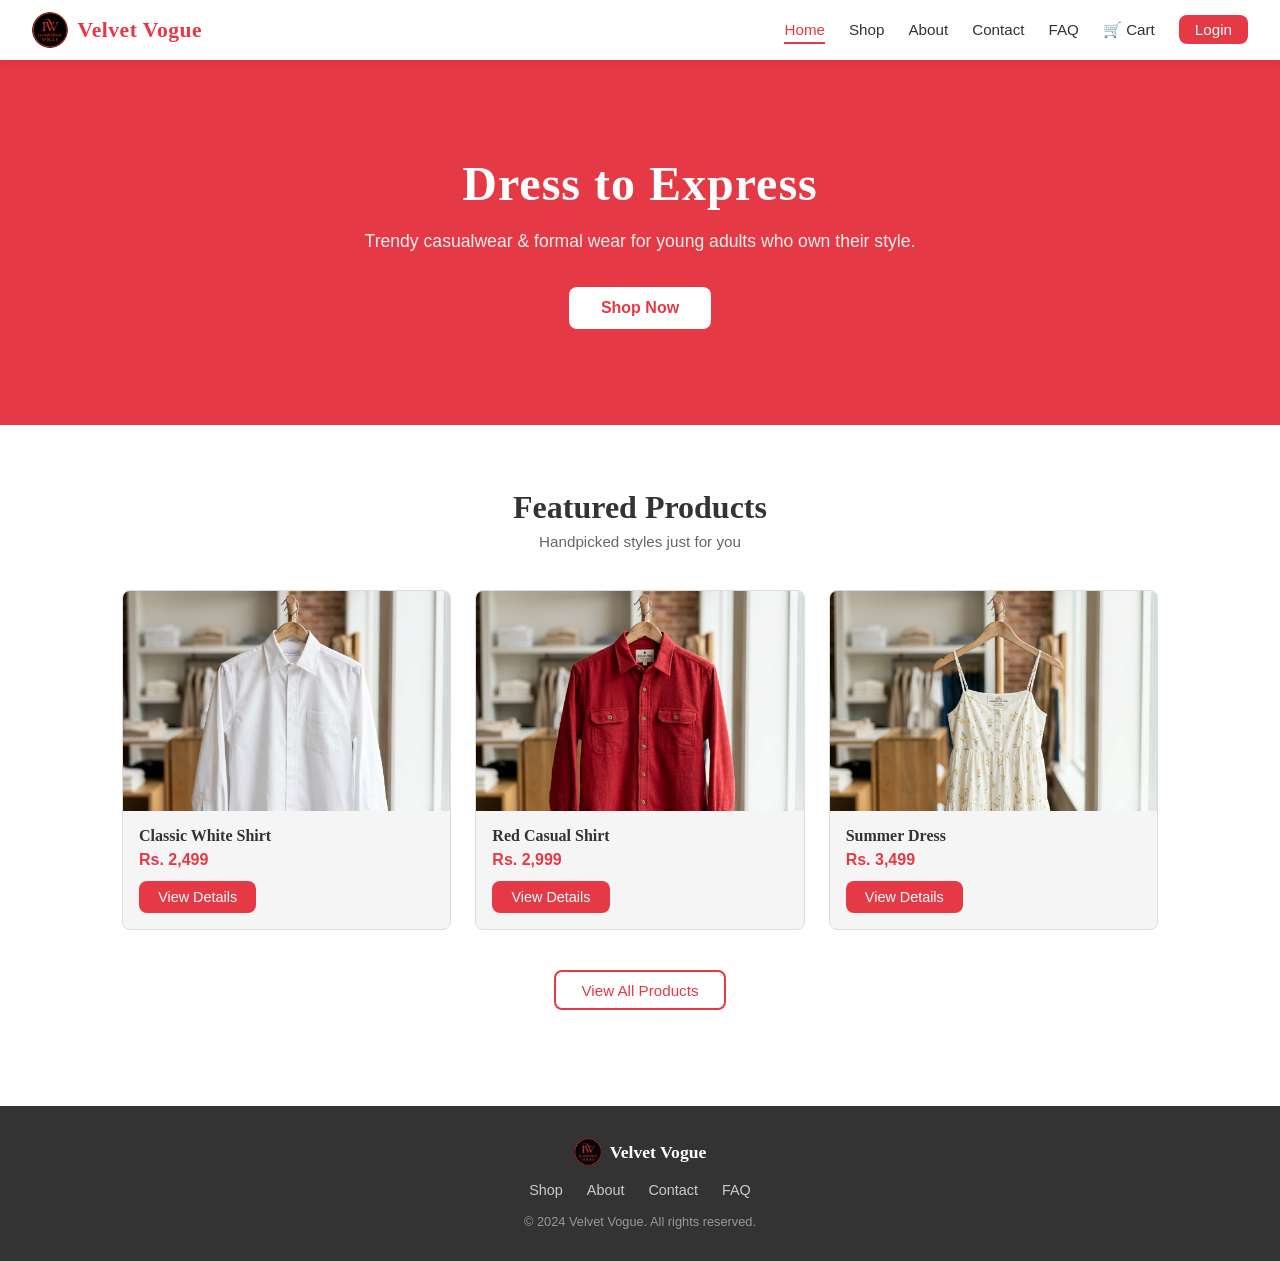
<file: index.html>
<!DOCTYPE html>
<html lang="en">
<head>
  <meta charset="UTF-8" />
  <meta name="viewport" content="width=device-width, initial-scale=1.0" />
  <title>Velvet Vogue – Fashion for Young Adults</title>
  <link rel="stylesheet" href="index.css" />
</head>
<body>

  <nav class="navbar">
    <div class="nav-brand">
      <img src="icon.png" alt="Velvet Vogue Icon" class="nav-icon" />
      <span class="brand-name">Velvet Vogue</span>
    </div>
    <ul class="nav-links">
      <li><a href="index.html" class="active">Home</a></li>
      <li><a href="shop.html">Shop</a></li>
      <li><a href="about.html">About</a></li>
      <li><a href="contact.html">Contact</a></li>
      <li><a href="faq.html">FAQ</a></li>
      <li><a href="cart.html" class="nav-cart">🛒 Cart</a></li>
      <li><a href="login.html" class="nav-login">Login</a></li>
    </ul>
  </nav>

  <section class="hero">
    <div class="hero-content">
      <h1>Dress to Express</h1>
      <p>Trendy casualwear &amp; formal wear for young adults who own their style.</p>
      <a href="shop.html" class="btn-primary">Shop Now</a>
    </div>
  </section>

  <section class="featured">
    <h2>Featured Products</h2>
    <p class="section-subtitle">Handpicked styles just for you</p>
    <div class="product-grid">

      <div class="product-card">
        <div class="product-img-wrap">
          <img src="Shirt1.jpg" alt="Classic White Shirt" class="product-img" />
        </div>
        <div class="product-info">
          <h3>Classic White Shirt</h3>
          <p class="product-price">Rs. 2,499</p>
          <a href="product-detail.html" class="btn-secondary">View Details</a>
        </div>
      </div>

      <div class="product-card">
        <div class="product-img-wrap">
          <img src="Shirt2.jpg" alt="Red Casual Shirt" class="product-img" />
        </div>
        <div class="product-info">
          <h3>Red Casual Shirt</h3>
          <p class="product-price">Rs. 2,999</p>
          <a href="product-detail.html" class="btn-secondary">View Details</a>
        </div>
      </div>

      <div class="product-card">
        <div class="product-img-wrap">
          <img src="Dress1.jpg" alt="Summer Dress" class="product-img" />
        </div>
        <div class="product-info">
          <h3>Summer Dress</h3>
          <p class="product-price">Rs. 3,499</p>
          <a href="product-detail.html" class="btn-secondary">View Details</a>
        </div>
      </div>

    </div>
    <div class="view-all-wrap">
      <a href="shop.html" class="btn-outline">View All Products</a>
    </div>
  </section>

  <footer class="footer">
    <div class="footer-inner">
      <div class="footer-brand">
        <img src="icon.png" alt="Velvet Vogue Icon" class="footer-icon" />
        <span>Velvet Vogue</span>
      </div>
      <div class="footer-links">
        <a href="shop.html">Shop</a>
        <a href="about.html">About</a>
        <a href="contact.html">Contact</a>
        <a href="faq.html">FAQ</a>
      </div>
      <p class="footer-copy">&copy; 2024 Velvet Vogue. All rights reserved.</p>
    </div>
  </footer>

</body>
</html>
</file>
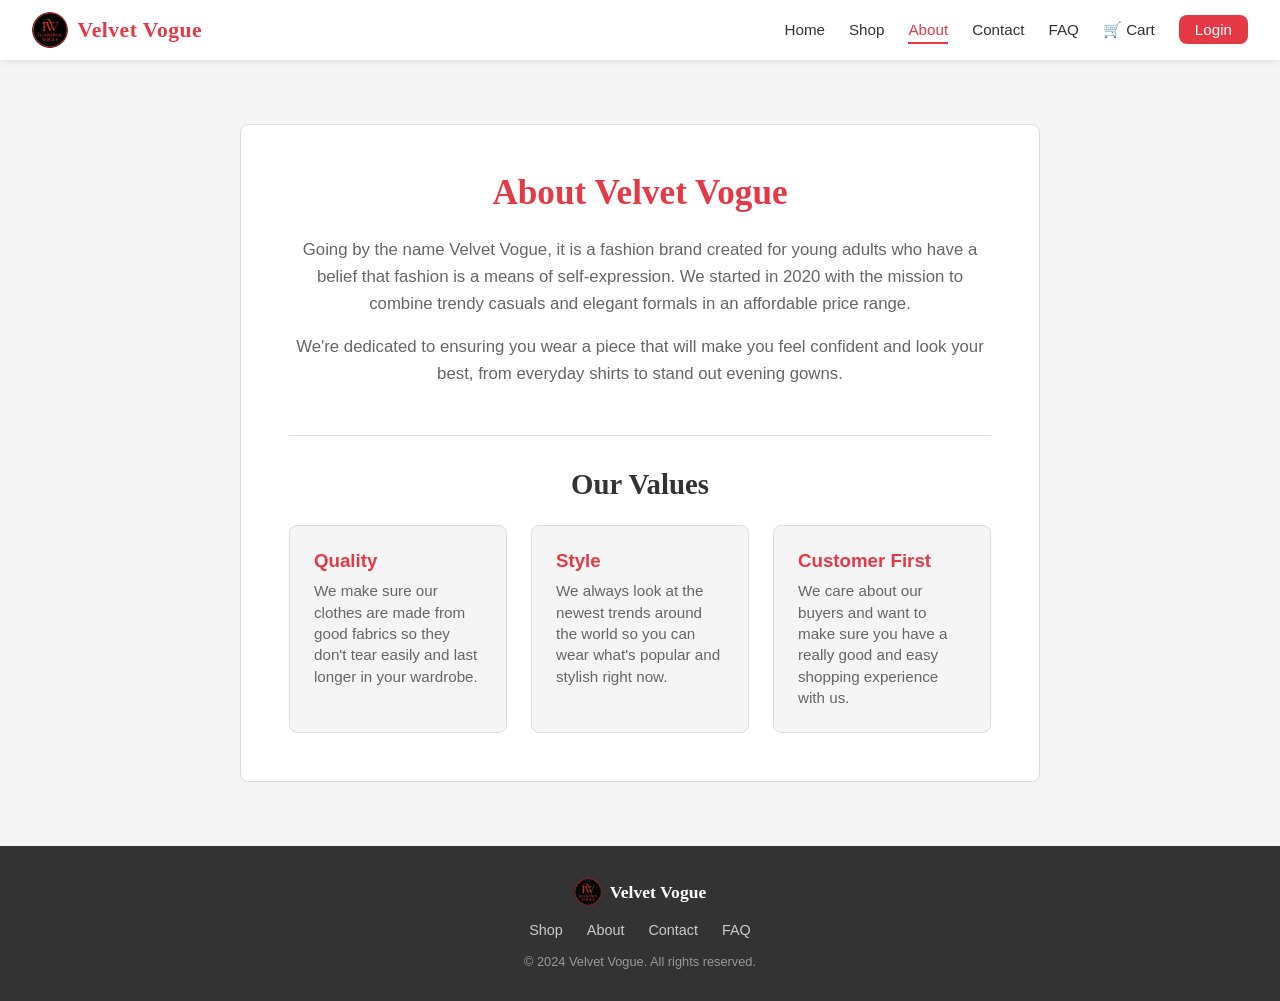
<file: about.html>
<!DOCTYPE html>
<html lang="en">
<head>
  <meta charset="UTF-8" />
  <meta name="viewport" content="width=device-width, initial-scale=1.0" />
  <title>About Us – Velvet Vogue</title>
  <link rel="stylesheet" href="about.css" />
</head>
<body>

  <nav class="navbar">
    <div class="nav-brand">
      <img src="icon.png" alt="Velvet Vogue Icon" class="nav-icon" />
      <span class="brand-name">Velvet Vogue</span>
    </div>
    <ul class="nav-links">
      <li><a href="index.html">Home</a></li>
      <li><a href="shop.html">Shop</a></li>
      <li><a href="about.html" class="active">About</a></li>
      <li><a href="contact.html">Contact</a></li>
      <li><a href="faq.html">FAQ</a></li>
      <li><a href="cart.html">🛒 Cart</a></li>
      <li><a href="login.html" class="nav-login">Login</a></li>
    </ul>
  </nav>

  <main class="about-wrapper">
    <div class="about-container">
      <h1 class="page-heading">About Velvet Vogue</h1>
      
      <div class="about-text">
        <p>Going by the name Velvet Vogue, it is a fashion brand created for young adults who have a belief that fashion is a means of self-expression. We started in 2020 with the mission to combine trendy casuals and elegant formals in an affordable price range.</p>
        <p>We're dedicated to ensuring you wear a piece that will make you feel confident and look your best, from everyday shirts to stand out evening gowns.</p>
      </div>

      <h2 class="values-heading">Our Values</h2>
      <div class="values-grid">
        
        <div class="value-box">
          <h3>Quality</h3>
          <p>We make sure our clothes are made from good fabrics so they don't tear easily and last longer in your wardrobe.</p>
        </div>

        <div class="value-box">
          <h3>Style</h3>
          <p>We always look at the newest trends around the world so you can wear what's popular and stylish right now.</p>
        </div>

        <div class="value-box">
          <h3>Customer First</h3>
          <p>We care about our buyers and want to make sure you have a really good and easy shopping experience with us.</p>
        </div>

      </div>
    </div>
  </main>

  <footer class="footer">
    <div class="footer-inner">
      <div class="footer-brand">
        <img src="icon.png" alt="Velvet Vogue Icon" class="footer-icon" />
        <span>Velvet Vogue</span>
      </div>
      <div class="footer-links">
        <a href="shop.html">Shop</a>
        <a href="about.html">About</a>
        <a href="contact.html">Contact</a>
        <a href="faq.html">FAQ</a>
      </div>
      <p class="footer-copy">&copy; 2024 Velvet Vogue. All rights reserved.</p>
    </div>
  </footer>

</body>
</html>
</file>
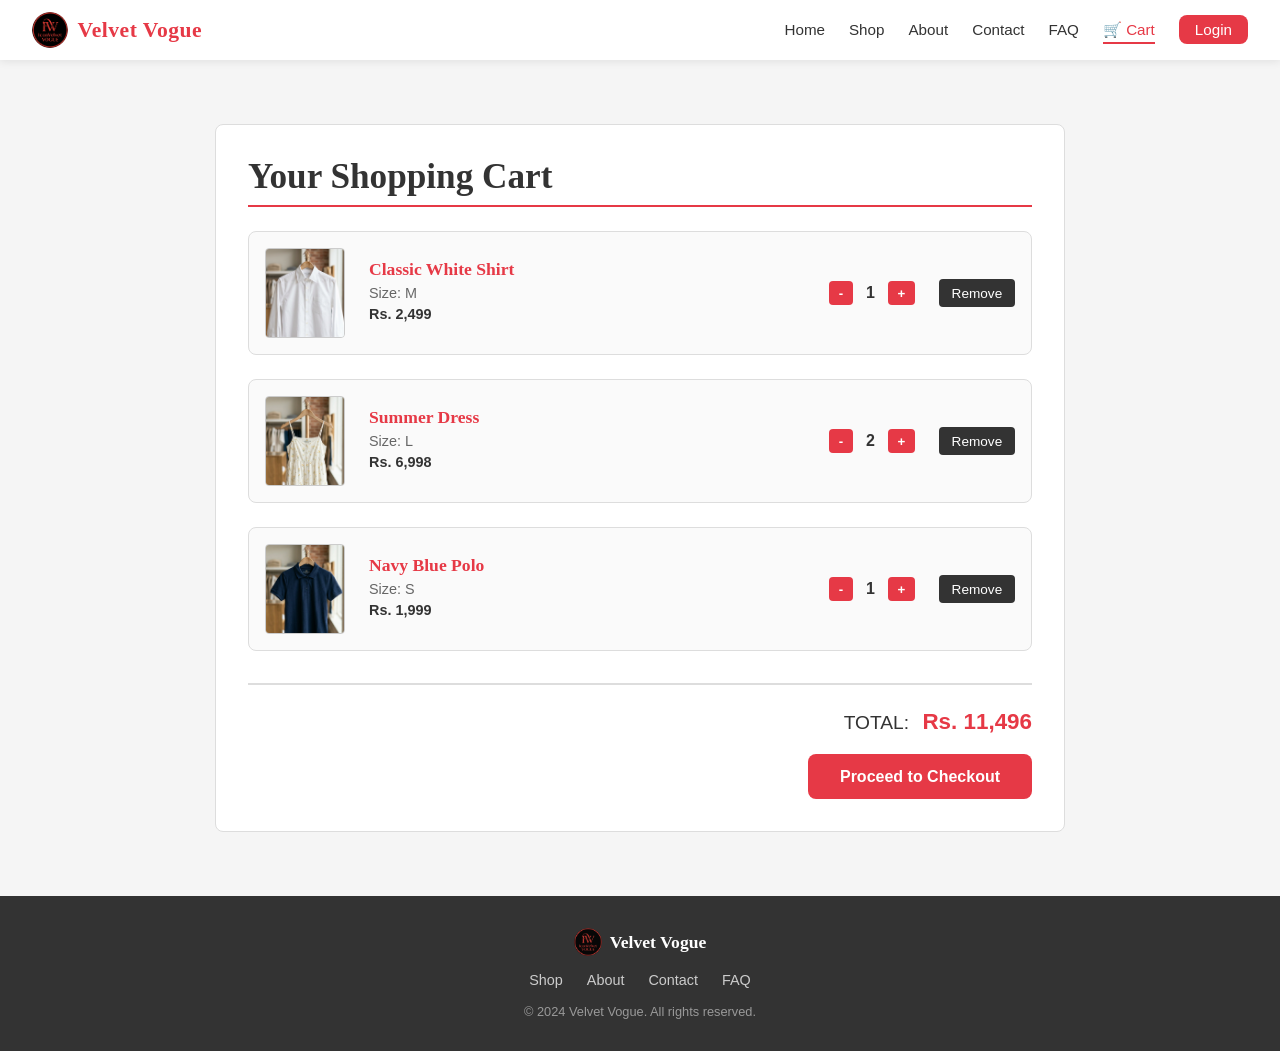
<file: cart.html>
<!DOCTYPE html>
<html lang="en">
<head>
  <meta charset="UTF-8" />
  <meta name="viewport" content="width=device-width, initial-scale=1.0" />
  <title>Your Cart – Velvet Vogue</title>
  <link rel="stylesheet" href="cart.css" />
</head>
<body>

  <nav class="navbar">
    <div class="nav-brand">
      <img src="icon.png" alt="Velvet Vogue Icon" class="nav-icon" />
      <span class="brand-name">Velvet Vogue</span>
    </div>
    <ul class="nav-links">
      <li><a href="index.html">Home</a></li>
      <li><a href="shop.html">Shop</a></li>
      <li><a href="about.html">About</a></li>
      <li><a href="contact.html">Contact</a></li>
      <li><a href="faq.html">FAQ</a></li>
      <li><a href="cart.html" class="active">🛒 Cart</a></li>
      <li><a href="login.html" class="nav-login">Login</a></li>
    </ul>
  </nav>

  <main class="cart-wrapper">
    <div class="cart-container">
      <h1 class="page-heading">Your Shopping Cart</h1>
      
      <div class="cart-box-list">
        
        <div class="cart-item-card">
          <img src="Shirt1.jpg" alt="White Shirt" class="cart-img" />
          <div class="cart-details">
            <h3>Classic White Shirt</h3>
            <p>Size: M</p>
            <p class="item-price">Rs. 2,499</p>
          </div>
          <div class="cart-actions">
            <button class="btn-qty">-</button> 
            <span class="qty-num">1</span> 
            <button class="btn-qty">+</button>
            <button class="btn-remove">Remove</button>
          </div>
        </div>

        <div class="cart-item-card">
          <img src="Dress1.jpg" alt="Summer Dress" class="cart-img" />
          <div class="cart-details">
            <h3>Summer Dress</h3>
            <p>Size: L</p>
            <p class="item-price">Rs. 6,998</p>
          </div>
          <div class="cart-actions">
            <button class="btn-qty">-</button> 
            <span class="qty-num">2</span> 
            <button class="btn-qty">+</button>
            <button class="btn-remove">Remove</button>
          </div>
        </div>

        <div class="cart-item-card">
          <img src="Shirt3.jpg" alt="Polo" class="cart-img" />
          <div class="cart-details">
            <h3>Navy Blue Polo</h3>
            <p>Size: S</p>
            <p class="item-price">Rs. 1,999</p>
          </div>
          <div class="cart-actions">
            <button class="btn-qty">-</button> 
            <span class="qty-num">1</span> 
            <button class="btn-qty">+</button>
            <button class="btn-remove">Remove</button>
          </div>
        </div>

      </div>

      <div class="cart-summary-wrapper">
        <div class="cart-total">
          <span>TOTAL:</span>
          <strong>Rs. 11,496</strong>
        </div>
        <a href="#" class="btn-checkout">Proceed to Checkout</a>
      </div>

    </div>
  </main>

  <footer class="footer">
    <div class="footer-inner">
      <div class="footer-brand">
        <img src="icon.png" alt="Velvet Vogue Icon" class="footer-icon" />
        <span>Velvet Vogue</span>
      </div>
      <div class="footer-links">
        <a href="shop.html">Shop</a>
        <a href="about.html">About</a>
        <a href="contact.html">Contact</a>
        <a href="faq.html">FAQ</a>
      </div>
      <p class="footer-copy">&copy; 2024 Velvet Vogue. All rights reserved.</p>
    </div>
  </footer>

</body>
</html>
</file>
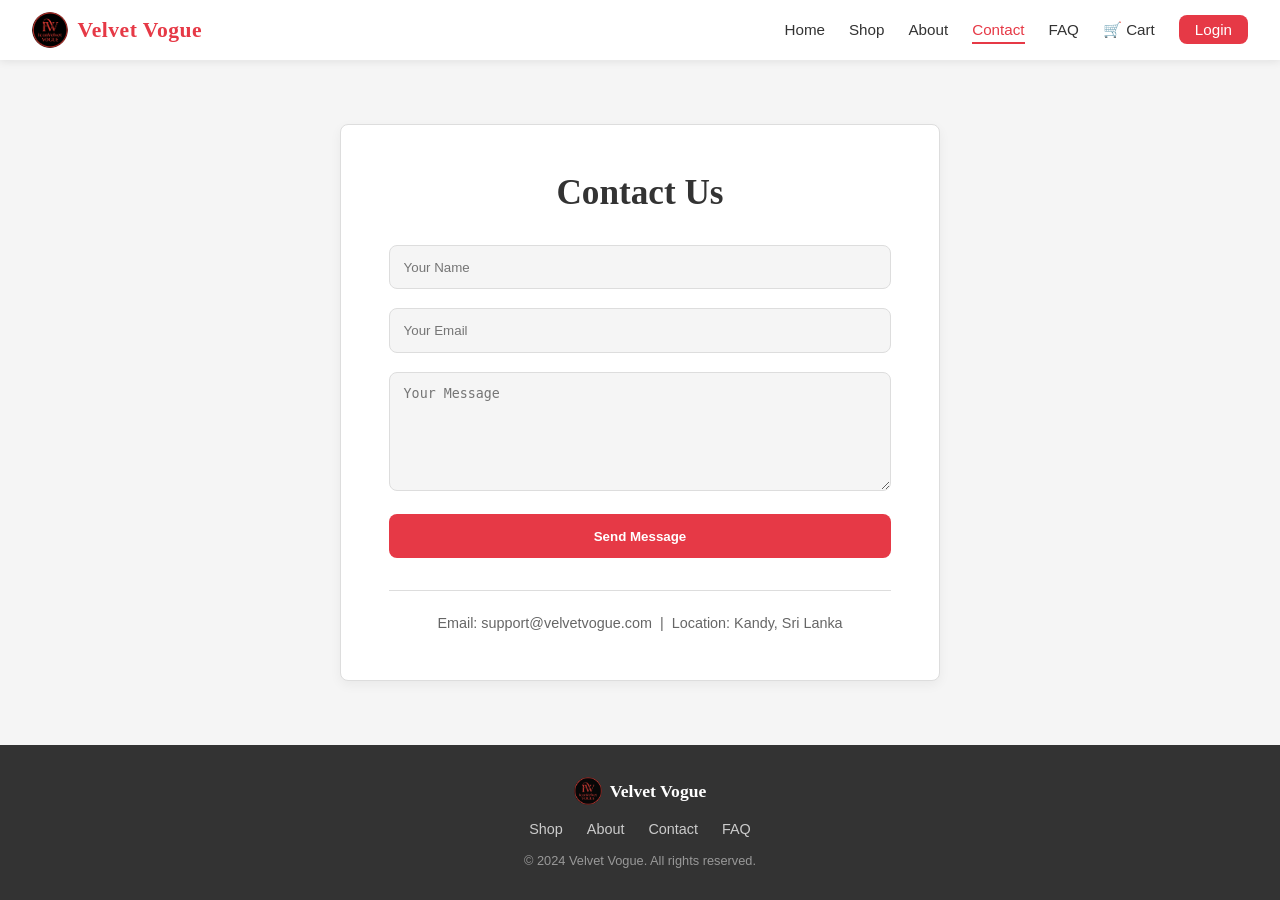
<file: contact.html>
<!DOCTYPE html>
<html lang="en">
<head>
  <meta charset="UTF-8" />
  <meta name="viewport" content="width=device-width, initial-scale=1.0" />
  <title>Contact Us – Velvet Vogue</title>
  <link rel="stylesheet" href="contact.css" />
</head>
<body>

  <nav class="navbar">
    <div class="nav-brand">
      <img src="icon.png" alt="Velvet Vogue Icon" class="nav-icon" />
      <span class="brand-name">Velvet Vogue</span>
    </div>
    <ul class="nav-links">
      <li><a href="index.html">Home</a></li>
      <li><a href="shop.html">Shop</a></li>
      <li><a href="about.html">About</a></li>
      <li><a href="contact.html" class="active">Contact</a></li>
      <li><a href="faq.html">FAQ</a></li>
      <li><a href="cart.html" class="nav-cart">🛒 Cart</a></li>
      <li><a href="login.html" class="nav-login">Login</a></li>
    </ul>
  </nav>

  <main class="contact-wrapper">
    <div class="contact-container">
      <h1 class="page-heading">Contact Us</h1>
      
      <form class="contact-form" action="#" method="POST">
        <div class="form-group">
          <input type="text" id="name" name="name" placeholder="Your Name" required />
        </div>
        
        <div class="form-group">
          <input type="email" id="email" name="email" placeholder="Your Email" required />
        </div>
        
        <div class="form-group">
          <textarea id="message" name="message" rows="6" placeholder="Your Message" required></textarea>
        </div>
        
        <button type="submit" class="btn-submit">Send Message</button>
      </form>

      <div class="contact-info">
        <p>Email: support@velvetvogue.com &nbsp;|&nbsp; Location: Kandy, Sri Lanka</p>
      </div>
    </div>
  </main>

  <footer class="footer">
    <div class="footer-inner">
      <div class="footer-brand">
        <img src="icon.png" alt="Velvet Vogue Icon" class="footer-icon" />
        <span>Velvet Vogue</span>
      </div>
      <div class="footer-links">
        <a href="shop.html">Shop</a>
        <a href="about.html">About</a>
        <a href="contact.html">Contact</a>
        <a href="faq.html">FAQ</a>
      </div>
      <p class="footer-copy">&copy; 2024 Velvet Vogue. All rights reserved.</p>
    </div>
  </footer>

</body>
</html>
</file>
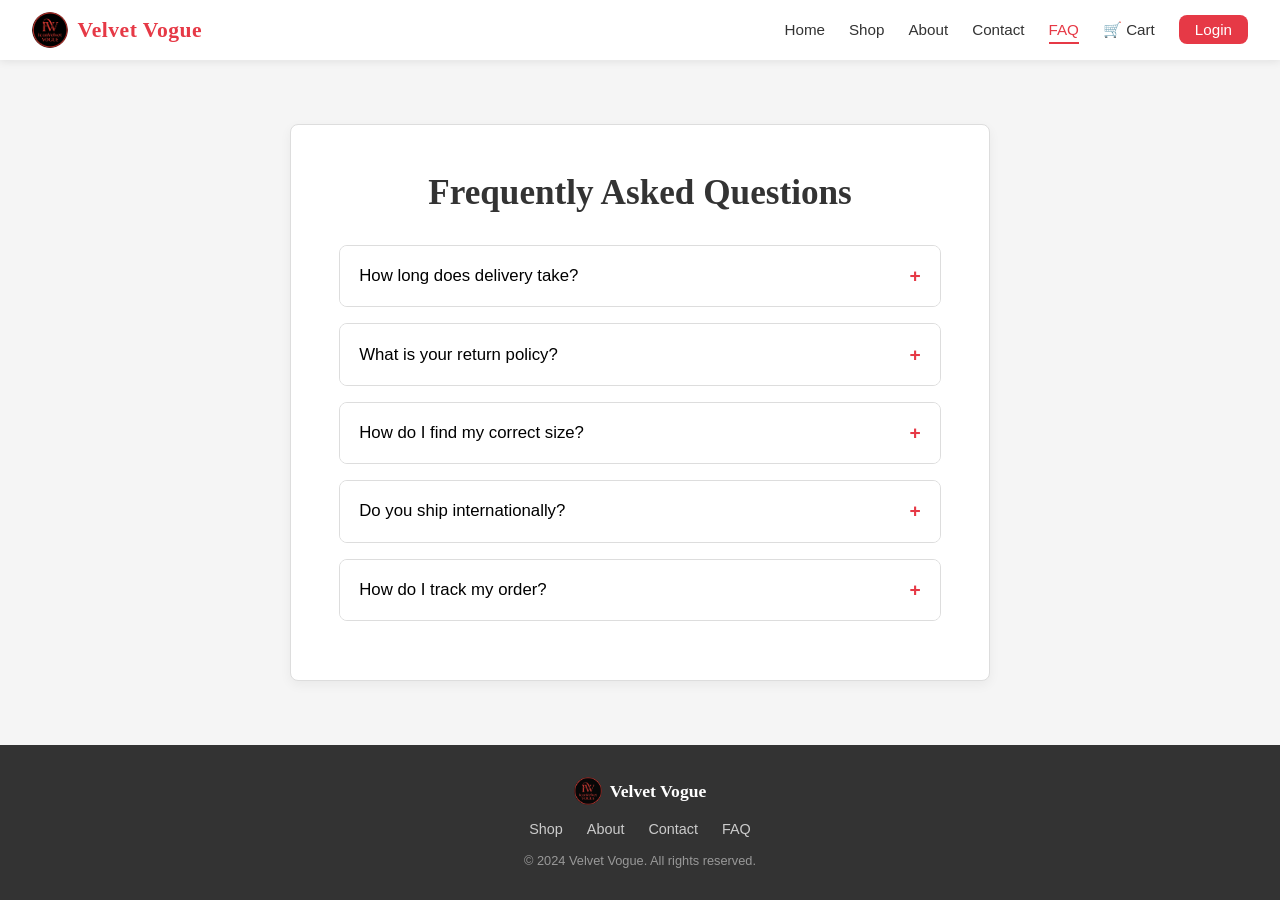
<file: faq.html>
<!DOCTYPE html>
<html lang="en">
<head>
  <meta charset="UTF-8" />
  <meta name="viewport" content="width=device-width, initial-scale=1.0" />
  <title>FAQ – Velvet Vogue</title>
  <link rel="stylesheet" href="faq.css" />
</head>
<body>

  <nav class="navbar">
    <div class="nav-brand">
      <img src="icon.png" alt="Velvet Vogue Icon" class="nav-icon" />
      <span class="brand-name">Velvet Vogue</span>
    </div>
    <ul class="nav-links">
      <li><a href="index.html">Home</a></li>
      <li><a href="shop.html">Shop</a></li>
      <li><a href="about.html">About</a></li>
      <li><a href="contact.html">Contact</a></li>
      <li><a href="faq.html" class="active">FAQ</a></li>
      <li><a href="cart.html" class="nav-cart">🛒 Cart</a></li>
      <li><a href="login.html" class="nav-login">Login</a></li>
    </ul>
  </nav>

  <main class="faq-wrapper">
    <div class="faq-container">
      <h1 class="page-heading">Frequently Asked Questions</h1>
      
      <div class="faq-list">
        <div class="faq-item">
          <button class="faq-question">
            How long does delivery take?
            <span class="faq-icon">+</span>
          </button>
          <div class="faq-answer">
            <p>Standard delivery typically takes 3-5 business days within the country. Express shipping options are available at checkout.</p>
          </div>
        </div>

        <div class="faq-item">
          <button class="faq-question">
            What is your return policy?
            <span class="faq-icon">+</span>
          </button>
          <div class="faq-answer">
            <p>We accept returns within 30 days of purchase. Items must be unworn, with all original tags attached.</p>
          </div>
        </div>

        <div class="faq-item">
          <button class="faq-question">
            How do I find my correct size?
            <span class="faq-icon">+</span>
          </button>
          <div class="faq-answer">
            <p>You can find a detailed size guide on every product detail page to help you choose the perfect fit.</p>
          </div>
        </div>

        <div class="faq-item">
          <button class="faq-question">
            Do you ship internationally?
            <span class="faq-icon">+</span>
          </button>
          <div class="faq-answer">
            <p>Yes, we ship to select international destinations. Shipping costs and delivery times vary depending on the location.</p>
          </div>
        </div>

        <div class="faq-item">
          <button class="faq-question">
            How do I track my order?
            <span class="faq-icon">+</span>
          </button>
          <div class="faq-answer">
            <p>Once your order is dispatched, you will receive an email containing a tracking number and a link to track your package.</p>
          </div>
        </div>
      </div>

    </div>
  </main>

  <footer class="footer">
    <div class="footer-inner">
      <div class="footer-brand">
        <img src="icon.png" alt="Velvet Vogue Icon" class="footer-icon" />
        <span>Velvet Vogue</span>
      </div>
      <div class="footer-links">
        <a href="shop.html">Shop</a>
        <a href="about.html">About</a>
        <a href="contact.html">Contact</a>
        <a href="faq.html">FAQ</a>
      </div>
      <p class="footer-copy">&copy; 2024 Velvet Vogue. All rights reserved.</p>
    </div>
  </footer>

  <script>
    const faqQuestions = document.querySelectorAll('.faq-question');

    faqQuestions.forEach(question => {
      question.addEventListener('click', () => {
        // Toggle the active class on the parent item
        const faqItem = question.parentElement;
        faqItem.classList.toggle('active');

        // Change the plus/minus icon
        const icon = question.querySelector('.faq-icon');
        if (faqItem.classList.contains('active')) {
          icon.textContent = '-';
        } else {
          icon.textContent = '+';
        }
      });
    });
  </script>

</body>
</html>
</file>
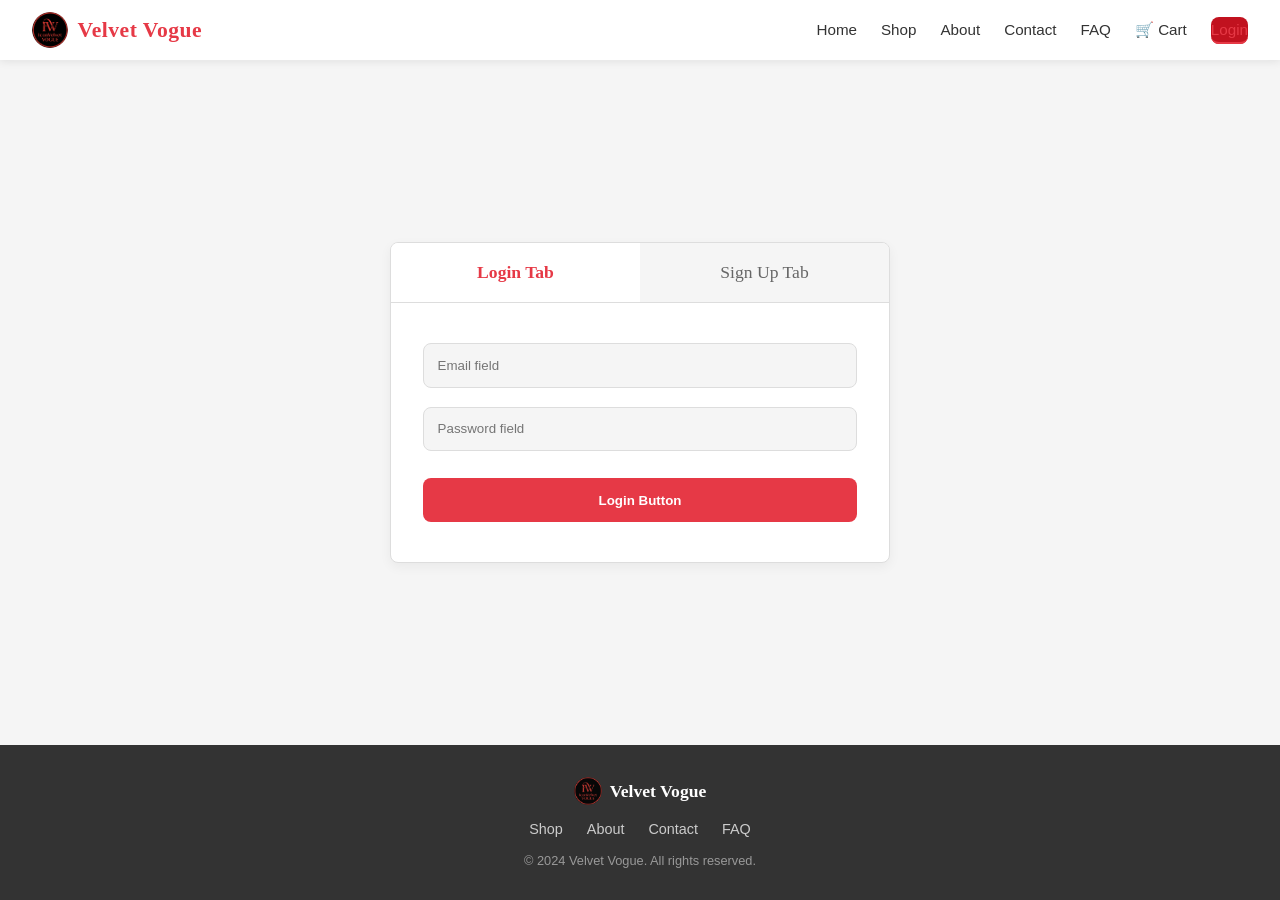
<file: login.html>
<!DOCTYPE html>
<html lang="en">
<head>
  <meta charset="UTF-8" />
  <meta name="viewport" content="width=device-width, initial-scale=1.0" />
  <title>Account – Velvet Vogue</title>
  <link rel="stylesheet" href="login.css" />
</head>
<body>

  <nav class="navbar">
    <div class="nav-brand">
      <img src="icon.png" alt="Velvet Vogue Icon" class="nav-icon" />
      <span class="brand-name">Velvet Vogue</span>
    </div>
    <ul class="nav-links">
      <li><a href="index.html">Home</a></li>
      <li><a href="shop.html">Shop</a></li>
      <li><a href="about.html">About</a></li>
      <li><a href="contact.html">Contact</a></li>
      <li><a href="faq.html">FAQ</a></li>
      <li><a href="cart.html" class="nav-cart">🛒 Cart</a></li>
      <li><a href="login.html" class="nav-login active">Login</a></li>
    </ul>
  </nav>

  <main class="login-wrapper">
    <div class="login-container">
      
      <div class="login-tabs">
        <button id="tab-login" class="tab-btn active">Login Tab</button>
        <button id="tab-signup" class="tab-btn">Sign Up Tab</button>
      </div>

      <form class="login-form" action="#" method="POST">
        
        <div class="form-group">
          <input type="email" id="email" name="email" placeholder="Email field" required />
        </div>
        
        <div class="form-group">
          <input type="password" id="password" name="password" placeholder="Password field" required />
        </div>
        
        <div class="form-group" id="confirm-password-group" style="display: none;">
          <input type="password" id="confirm-password" name="confirm-password" placeholder="Confirm Password field" />
        </div>
        
        <button type="submit" id="submit-btn" class="btn-account">Login Button</button>
      </form>

    </div>
  </main>

  <footer class="footer">
    <div class="footer-inner">
      <div class="footer-brand">
        <img src="icon.png" alt="Velvet Vogue Icon" class="footer-icon" />
        <span>Velvet Vogue</span>
      </div>
      <div class="footer-links">
        <a href="shop.html">Shop</a>
        <a href="about.html">About</a>
        <a href="contact.html">Contact</a>
        <a href="faq.html">FAQ</a>
      </div>
      <p class="footer-copy">&copy; 2024 Velvet Vogue. All rights reserved.</p>
    </div>
  </footer>

  <script>
    const tabLogin = document.getElementById('tab-login');
    const tabSignup = document.getElementById('tab-signup');
    const confirmPasswordGroup = document.getElementById('confirm-password-group');
    const confirmPasswordInput = document.getElementById('confirm-password');
    const submitBtn = document.getElementById('submit-btn');

    // Click on Login Tab
    tabLogin.addEventListener('click', () => {
      tabLogin.classList.add('active');
      tabSignup.classList.remove('active');
      confirmPasswordGroup.style.display = 'none'; // Hide confirm password
      confirmPasswordInput.removeAttribute('required'); // Not mandatory for login
      submitBtn.textContent = 'Login Button'; // Update text match wireframe
    });

    // Click on Sign Up Tab
    tabSignup.addEventListener('click', () => {
      tabSignup.classList.add('active');
      tabLogin.classList.remove('active');
      confirmPasswordGroup.style.display = 'block'; // Show confirm password
      confirmPasswordInput.setAttribute('required', 'true'); // Make mandatory
      submitBtn.textContent = 'Create Account Button'; // Update text match wireframe
    });
  </script>

</body>
</html>
</file>
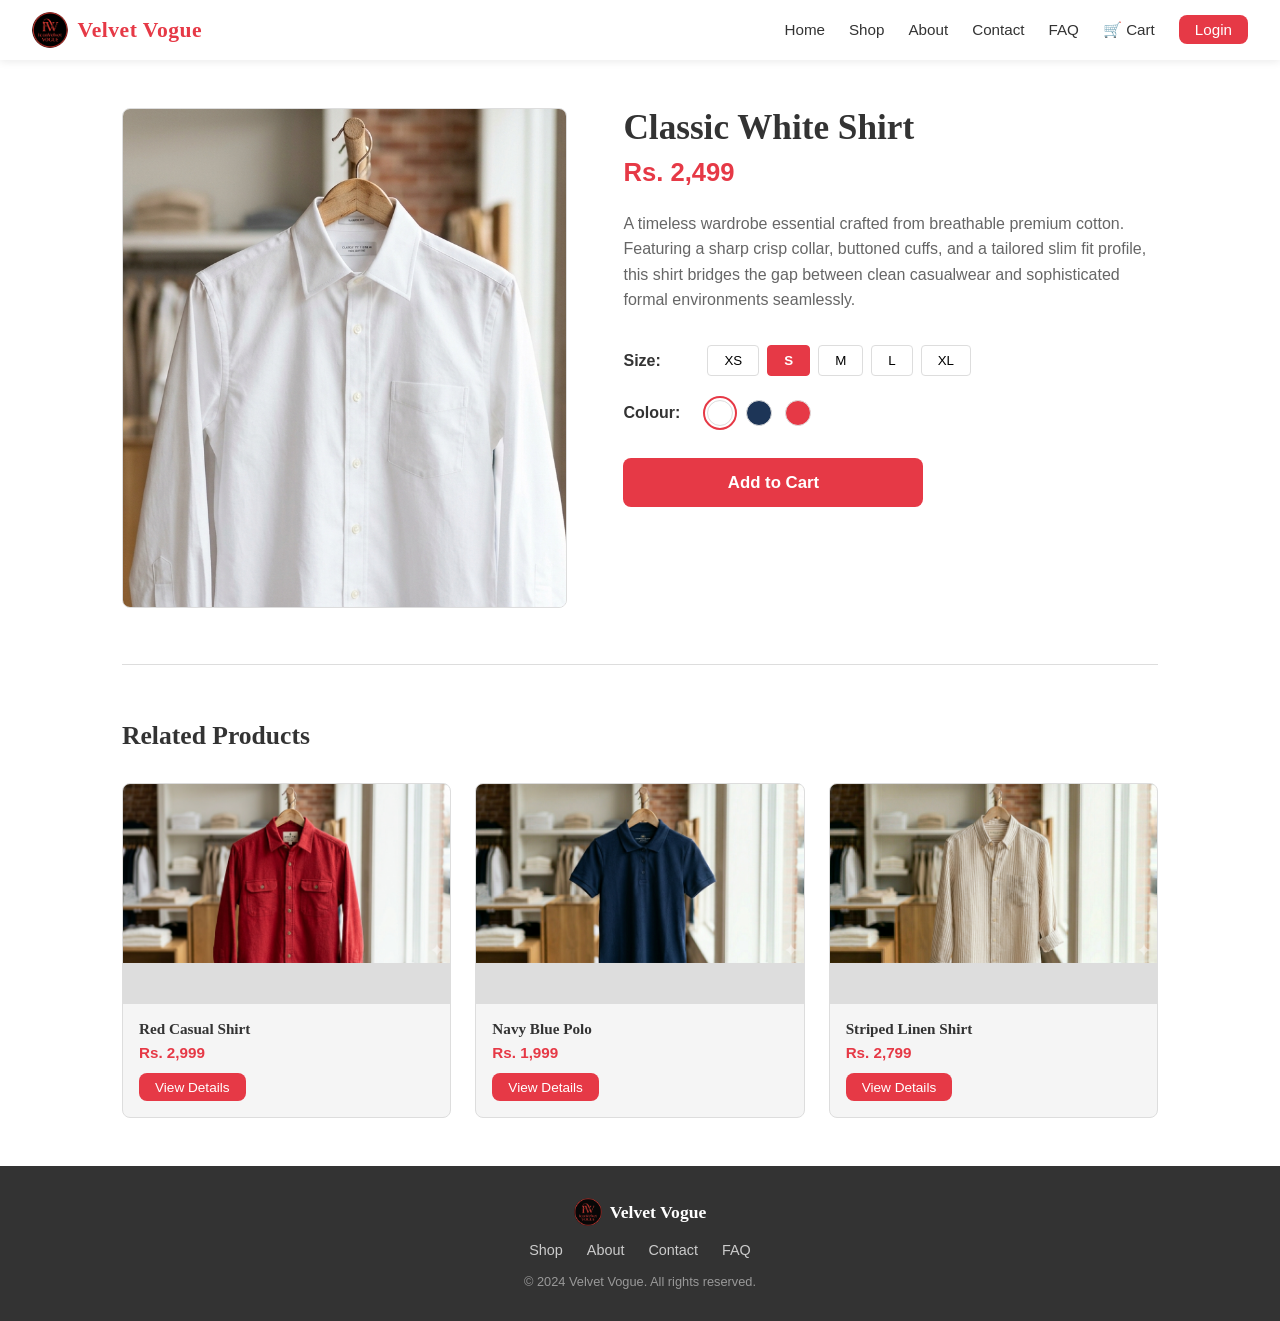
<file: product-detail.html>
<!DOCTYPE html>
<html lang="en">
<head>
  <meta charset="UTF-8" />
  <meta name="viewport" content="width=device-width, initial-scale=1.0" />
  <title>Classic White Shirt – Velvet Vogue</title>
  <link rel="stylesheet" href="product-detail.css" />
</head>
<body>

  <nav class="navbar">
    <div class="nav-brand">
      <img src="icon.png" alt="Velvet Vogue Icon" class="nav-icon" />
      <span class="brand-name">Velvet Vogue</span>
    </div>
    <ul class="nav-links">
      <li><a href="index.html">Home</a></li>
      <li><a href="shop.html">Shop</a></li>
      <li><a href="about.html">About</a></li>
      <li><a href="contact.html">Contact</a></li>
      <li><a href="faq.html">FAQ</a></li>
      <li><a href="cart.html" class="nav-cart">🛒 Cart</a></li>
      <li><a href="login.html" class="nav-login">Login</a></li>
    </ul>
  </nav>

  <main class="product-wrapper">
    <div class="detail-container">
      
      <div class="detail-left">
        <div class="detail-img-wrap">
          <img src="Shirt1.jpg" alt="Classic White Shirt" class="main-product-img" />
        </div>
      </div>

      <div class="detail-right">
        <h1 class="product-title">Classic White Shirt</h1>
        <p class="product-price">Rs. 2,499</p>
        
        <p class="product-description">
          A timeless wardrobe essential crafted from breathable premium cotton. Featuring a sharp crisp collar, buttoned cuffs, and a tailored slim fit profile, this shirt bridges the gap between clean casualwear and sophisticated formal environments seamlessly.
        </p>

        <div class="selection-group">
          <span class="selection-label">Size:</span>
          <div class="size-options">
            <button class="size-btn">XS</button>
            <button class="size-btn active">S</button>
            <button class="size-btn">M</button>
            <button class="size-btn">L</button>
            <button class="size-btn">XL</button>
          </div>
        </div>

        <div class="selection-group">
          <span class="selection-label">Colour:</span>
          <div class="color-options">
            <button class="color-circle white active" title="White"></button>
            <button class="color-circle blue" title="Navy Blue"></button>
            <button class="color-circle red" title="Red"></button>
          </div>
        </div>

        <button class="btn-add-cart">Add to Cart</button>
      </div>

    </div>

    <section class="related-section">
      <h2 class="related-title">Related Products</h2>
      
      <div class="product-grid">
        
        <div class="product-card">
          <div class="product-img-wrap">
            <img src="Shirt2.jpg" alt="Red Casual Shirt" class="product-img" />
          </div>
          <div class="product-info">
            <h3>Red Casual Shirt</h3>
            <p class="card-price">Rs. 2,999</p>
            <a href="product-detail.html" class="btn-secondary">View Details</a>
          </div>
        </div>

        <div class="product-card">
          <div class="product-img-wrap">
            <img src="Shirt3.jpg" alt="Navy Blue Polo" class="product-img" />
          </div>
          <div class="product-info">
            <h3>Navy Blue Polo</h3>
            <p class="card-price">Rs. 1,999</p>
            <a href="product-detail.html" class="btn-secondary">View Details</a>
          </div>
        </div>

        <div class="product-card">
          <div class="product-img-wrap">
            <img src="Shirt4.jpg" alt="Striped Linen Shirt" class="product-img" />
          </div>
          <div class="product-info">
            <h3>Striped Linen Shirt</h3>
            <p class="card-price">Rs. 2,799</p>
            <a href="product-detail.html" class="btn-secondary">View Details</a>
          </div>
        </div>

      </div>
    </section>
  </main>

  <footer class="footer">
    <div class="footer-inner">
      <div class="footer-brand">
        <img src="icon.png" alt="Velvet Vogue Icon" class="footer-icon" />
        <span>Velvet Vogue</span>
      </div>
      <div class="footer-links">
        <a href="shop.html">Shop</a>
        <a href="about.html">About</a>
        <a href="contact.html">Contact</a>
        <a href="faq.html">FAQ</a>
      </div>
      <p class="footer-copy">&copy; 2024 Velvet Vogue. All rights reserved.</p>
    </div>
  </footer>

  <script>
    // Handle switching size item selection active states
    const sizeButtons = document.querySelectorAll('.size-btn');
    sizeButtons.forEach(btn => {
      btn.addEventListener('click', () => {
        sizeButtons.forEach(b => b.classList.remove('active'));
        btn.classList.add('active');
      });
    });

    // Handle switching color choice elements active states
    const colorCircles = document.querySelectorAll('.color-circle');
    colorCircles.forEach(circle => {
      circle.addEventListener('click', () => {
        colorCircles.forEach(c => c.classList.remove('active'));
        circle.classList.add('active');
      });
    });
  </script>

</body>
</html>
</file>
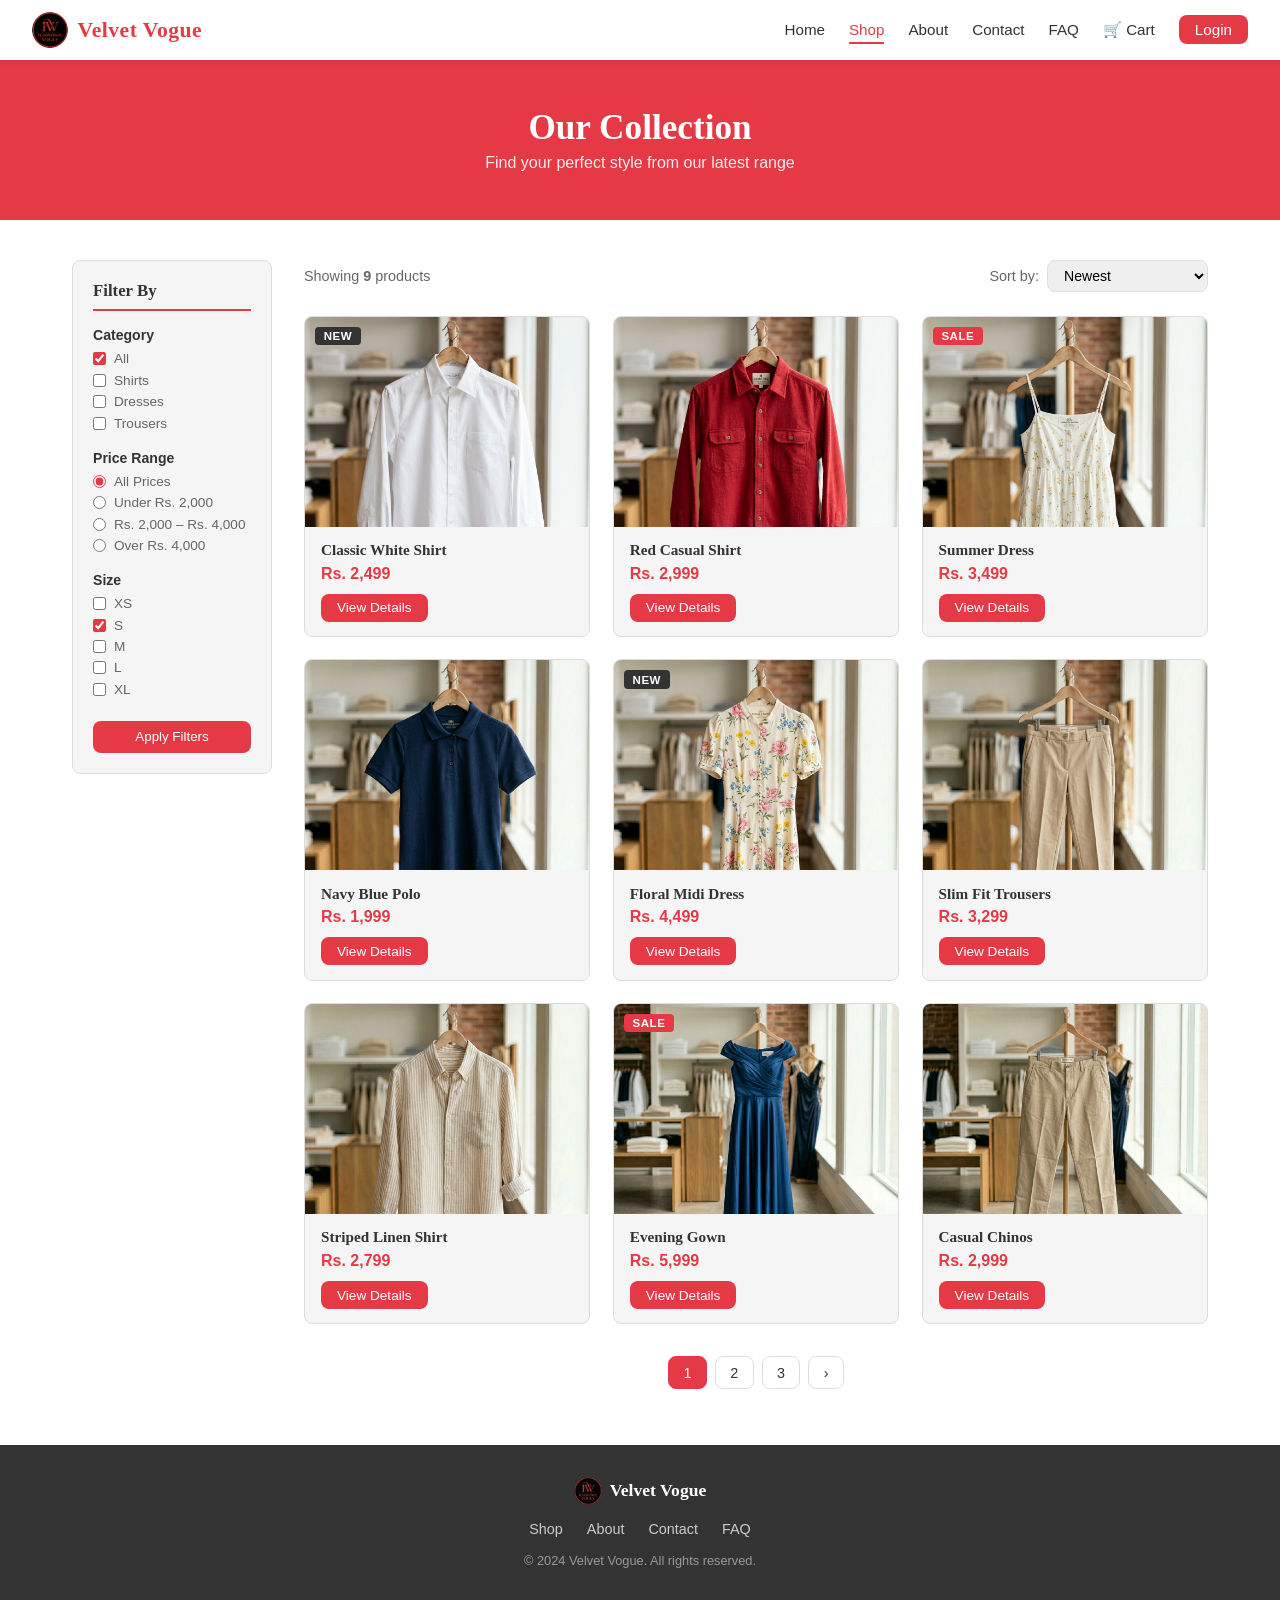
<file: shop.html>
<!DOCTYPE html>
<html lang="en">
<head>
  <meta charset="UTF-8" />
  <meta name="viewport" content="width=device-width, initial-scale=1.0" />
  <title>Shop – Velvet Vogue</title>
  <link rel="stylesheet" href="shop.css" />
</head>
<body>

  <!-- NAVBAR -->
  <nav class="navbar">
    <div class="nav-brand">
      <img src="icon.png" alt="Velvet Vogue Icon" class="nav-icon" />
      <span class="brand-name">Velvet Vogue</span>
    </div>
    <ul class="nav-links">
      <li><a href="index.html">Home</a></li>
      <li><a href="shop.html" class="active">Shop</a></li>
      <li><a href="about.html">About</a></li>
      <li><a href="contact.html">Contact</a></li>
      <li><a href="faq.html">FAQ</a></li>
      <li><a href="cart.html">🛒 Cart</a></li>
      <li><a href="login.html" class="nav-login">Login</a></li>
    </ul>
  </nav>

  <!-- PAGE HEADER -->
  <section class="page-header">
    <h1>Our Collection</h1>
    <p>Find your perfect style from our latest range</p>
  </section>

  <!-- SHOP LAYOUT -->
  <div class="shop-wrapper">

    <!-- SIDEBAR FILTERS -->
    <aside class="sidebar">
      <h3 class="sidebar-title">Filter By</h3>

      <!-- Category Filter -->
      <div class="filter-group">
        <span class="filter-label">Category</span>
        <ul class="filter-list">
          <li><label><input type="checkbox" checked /> All</label></li>
          <li><label><input type="checkbox" /> Shirts</label></li>
          <li><label><input type="checkbox" /> Dresses</label></li>
          <li><label><input type="checkbox" /> Trousers</label></li>
        </ul>
      </div>

      <!-- Price Range Filter -->
      <div class="filter-group">
        <span class="filter-label">Price Range</span>
        <ul class="filter-list">
          <li><label><input type="radio" name="price" checked /> All Prices</label></li>
          <li><label><input type="radio" name="price" /> Under Rs. 2,000</label></li>
          <li><label><input type="radio" name="price" /> Rs. 2,000 – Rs. 4,000</label></li>
          <li><label><input type="radio" name="price" /> Over Rs. 4,000</label></li>
        </ul>
      </div>

      <!-- Size Filter -->
      <div class="filter-group">
        <span class="filter-label">Size</span>
        <ul class="filter-list">
          <li><label><input type="checkbox" /> XS</label></li>
          <li><label><input type="checkbox" checked /> S</label></li>
          <li><label><input type="checkbox" /> M</label></li>
          <li><label><input type="checkbox" /> L</label></li>
          <li><label><input type="checkbox" /> XL</label></li>
        </ul>
      </div>

      <button class="btn-filter">Apply Filters</button>
    </aside>

    <!-- PRODUCTS AREA -->
    <main class="products-area">

      <!-- SORT BAR -->
      <div class="sort-bar">
        <p class="result-count">Showing <strong>9</strong> products</p>
        <div class="sort-wrap">
          <label for="sort">Sort by:</label>
          <select id="sort" class="sort-select">
            <option>Newest</option>
            <option>Price: Low to High</option>
            <option>Price: High to Low</option>
            <option>Best Selling</option>
          </select>
        </div>
      </div>

      <!-- PRODUCT GRID -->
      <div class="product-grid">

        <div class="product-card">
          <div class="product-img-wrap">
            <img src="Shirt1.jpg" alt="Classic White Shirt" class="product-img" />
            <span class="badge">New</span>
          </div>
          <div class="product-info">
            <h3>Classic White Shirt</h3>
            <p class="product-price">Rs. 2,499</p>
            <a href="product-detail.html" class="btn-secondary">View Details</a>
          </div>
        </div>

        <div class="product-card">
          <div class="product-img-wrap">
            <img src="Shirt2.jpg" alt="Red Casual Shirt" class="product-img" />
          </div>
          <div class="product-info">
            <h3>Red Casual Shirt</h3>
            <p class="product-price">Rs. 2,999</p>
            <a href="product-detail.html" class="btn-secondary">View Details</a>
          </div>
        </div>

        <div class="product-card">
          <div class="product-img-wrap">
            <img src="Dress1.jpg" alt="Summer Dress" class="product-img" />
            <span class="badge sale">Sale</span>
          </div>
          <div class="product-info">
            <h3>Summer Dress</h3>
            <p class="product-price">Rs. 3,499</p>
            <a href="product-detail.html" class="btn-secondary">View Details</a>
          </div>
        </div>

        <div class="product-card">
          <div class="product-img-wrap">
            <img src="Shirt3.jpg" alt="Navy Blue Polo" class="product-img" />
          </div>
          <div class="product-info">
            <h3>Navy Blue Polo</h3>
            <p class="product-price">Rs. 1,999</p>
            <a href="product-detail.html" class="btn-secondary">View Details</a>
          </div>
        </div>

        <div class="product-card">
          <div class="product-img-wrap">
            <img src="Dress2.jpg" alt="Floral Midi Dress" class="product-img" />
            <span class="badge">New</span>
          </div>
          <div class="product-info">
            <h3>Floral Midi Dress</h3>
            <p class="product-price">Rs. 4,499</p>
            <a href="product-detail.html" class="btn-secondary">View Details</a>
          </div>
        </div>

        <div class="product-card">
          <div class="product-img-wrap">
            <img src="Trouser1.jpg" alt="Slim Fit Trousers" class="product-img" />
          </div>
          <div class="product-info">
            <h3>Slim Fit Trousers</h3>
            <p class="product-price">Rs. 3,299</p>
            <a href="product-detail.html" class="btn-secondary">View Details</a>
          </div>
        </div>

        <div class="product-card">
          <div class="product-img-wrap">
            <img src="Shirt4.jpg" alt="Striped Linen Shirt" class="product-img" />
          </div>
          <div class="product-info">
            <h3>Striped Linen Shirt</h3>
            <p class="product-price">Rs. 2,799</p>
            <a href="product-detail.html" class="btn-secondary">View Details</a>
          </div>
        </div>

        <div class="product-card">
          <div class="product-img-wrap">
            <img src="Dress3.jpg" alt="Evening Gown" class="product-img" />
            <span class="badge sale">Sale</span>
          </div>
          <div class="product-info">
            <h3>Evening Gown</h3>
            <p class="product-price">Rs. 5,999</p>
            <a href="product-detail.html" class="btn-secondary">View Details</a>
          </div>
        </div>

        <div class="product-card">
          <div class="product-img-wrap">
            <img src="Trouser2.jpg" alt="Casual Chinos" class="product-img" />
          </div>
          <div class="product-info">
            <h3>Casual Chinos</h3>
            <p class="product-price">Rs. 2,999</p>
            <a href="product-detail.html" class="btn-secondary">View Details</a>
          </div>
        </div>

      </div>
      <!-- END PRODUCT GRID -->

      <!-- PAGINATION -->
      <div class="pagination">
        <a href="#" class="page-btn active">1</a>
        <a href="#" class="page-btn">2</a>
        <a href="#" class="page-btn">3</a>
        <a href="#" class="page-btn">›</a>
      </div>

    </main>
  </div>

  <!-- FOOTER -->
  <footer class="footer">
    <div class="footer-inner">
      <div class="footer-brand">
        <img src="icon.png" alt="Velvet Vogue Icon" class="footer-icon" />
        <span>Velvet Vogue</span>
      </div>
      <div class="footer-links">
        <a href="shop.html">Shop</a>
        <a href="about.html">About</a>
        <a href="contact.html">Contact</a>
        <a href="faq.html">FAQ</a>
      </div>
      <p class="footer-copy">&copy; 2024 Velvet Vogue. All rights reserved.</p>
    </div>
  </footer>

</body>
</html>
</file>
<file: index.css>
/* global */
* { 
  margin: 0; 
  padding: 0; 
  box-sizing: border-box; 
}

body { 
  font-family: Arial, sans-serif; 
  font-size: 1rem; 
  color: #333333; 
  background-color: #ffffff; 
}

a { 
  text-decoration: none; 
  color: inherit; 
}

img { 
  max-width: 100%; 
  display: block; 
}

/* navbar */
.navbar { 
  position: sticky; 
  top: 0; 
  z-index: 100; 
  background-color: #ffffff; 
  box-shadow: 0 2px 8px rgba(0, 0, 0, 0.08); 
  display: flex; 
  align-items: center; 
  justify-content: space-between; 
  padding: 0.75rem 2rem; 
}

.nav-brand { 
  display: flex; 
  align-items: center; 
  gap: 0.6rem; 
}

.nav-icon { 
  width: 36px; 
  height: 36px; 
  border-radius: 50%; 
  object-fit: cover; 
}

.brand-name { 
  font-family: Georgia, serif; 
  font-size: 1.35rem; 
  font-weight: bold; 
  color: #e63946; 
  letter-spacing: 0.5px; 
}

.nav-links { 
  list-style: none; 
  display: flex; 
  align-items: center; 
  gap: 1.5rem; 
}

.nav-links a { 
  font-size: 0.95rem; 
  color: #333333; 
  padding: 0.25rem 0; 
  border-bottom: 2px solid transparent; 
  transition: 0.2s; 
  cursor: pointer; 
}

.nav-links a:hover, 
.nav-links a.active { 
  color: #e63946; 
  border-bottom: 2px solid #e63946; 
}

.nav-links a.nav-login { 
  background-color: #e63946; 
  color: #ffffff; 
  padding: 0.4rem 1rem; 
  border-radius: 8px; 
  border-bottom: none; 
  transition: 0.2s; 
}

.nav-links a.nav-login:hover { 
  background-color: #c1121f; 
}

/* hero section */
.hero { 
  background-color: #e63946; 
  color: #ffffff; 
  text-align: center; 
  padding: 6rem 2rem; 
}

.hero-content { 
  max-width: 600px; 
  margin: 0 auto; 
}

.hero h1 { 
  font-family: Georgia, serif; 
  font-size: 3rem; 
  margin-bottom: 1rem; 
  letter-spacing: 1px; 
}

.hero p { 
  font-size: 1.1rem; 
  margin-bottom: 2rem; 
  opacity: 0.92; 
  line-height: 1.6; 
}

/* buttons */
.btn-primary { 
  display: inline-block; 
  background-color: #ffffff; 
  color: #e63946; 
  font-size: 1rem; 
  font-weight: bold; 
  padding: 0.75rem 2rem; 
  border-radius: 8px; 
  cursor: pointer; 
  transition: 0.2s; 
}

.btn-primary:hover { 
  background-color: #f5f5f5; 
  color: #c1121f; 
}

.btn-secondary { 
  display: inline-block; 
  background-color: #e63946; 
  color: #ffffff; 
  font-size: 0.9rem; 
  padding: 0.5rem 1.2rem; 
  border-radius: 8px; 
  cursor: pointer; 
  transition: 0.2s; 
}

.btn-secondary:hover { 
  background-color: #c1121f; 
}

.btn-outline { 
  display: inline-block; 
  border: 2px solid #e63946; 
  color: #e63946; 
  font-size: 0.95rem; 
  padding: 0.6rem 1.6rem; 
  border-radius: 8px; 
  cursor: pointer; 
  transition: 0.2s; 
}

.btn-outline:hover { 
  background-color: #e63946; 
  color: #ffffff; 
}

/* featured products */
.featured { 
  padding: 4rem 2rem; 
  max-width: 1100px; 
  margin: 0 auto; 
  text-align: center; 
}

.featured h2 { 
  font-family: Georgia, serif; 
  font-size: 2rem; 
  margin-bottom: 0.4rem; 
}

.section-subtitle { 
  font-size: 0.95rem; 
  color: #666666; 
  margin-bottom: 2.5rem; 
}

.product-grid { 
  display: grid; 
  grid-template-columns: repeat(3, 1fr); 
  gap: 1.5rem; 
  margin-bottom: 2.5rem; 
}

.product-card { 
  background-color: #f5f5f5; 
  border: 1px solid #dddddd; 
  border-radius: 8px; 
  overflow: hidden; 
  transition: 0.2s; 
  cursor: pointer; 
}

.product-card:hover { 
  box-shadow: 0 4px 16px rgba(0,0,0,0.1); 
  transform: translateY(-3px); 
}

.product-img-wrap { 
  width: 100%; 
  height: 220px; 
  overflow: hidden; 
  background-color: #dddddd; 
}

.product-img { 
  width: 100%; 
  height: 100%; 
  object-fit: cover; 
}

.product-info { 
  padding: 1rem; 
  text-align: left; 
}

.product-info h3 { 
  font-family: Georgia, serif; 
  font-size: 1rem; 
  margin-bottom: 0.4rem; 
}

.product-price { 
  font-size: 1rem; 
  color: #e63946; 
  font-weight: bold; 
  margin-bottom: 0.75rem; 
}

/* footer */
.footer { 
  background-color: #333333; 
  color: #ffffff; 
  padding: 2rem; 
  margin-top: 2rem; 
}

.footer-inner { 
  max-width: 1100px; 
  margin: 0 auto; 
  display: flex; 
  flex-direction: column; 
  align-items: center; 
  gap: 1rem; 
  text-align: center; 
}

.footer-brand { 
  display: flex; 
  align-items: center; 
  gap: 0.5rem; 
  font-family: Georgia, serif; 
  font-size: 1.1rem; 
  font-weight: bold; 
}

.footer-icon { 
  width: 28px; 
  height: 28px; 
  border-radius: 50%; 
  opacity: 0.85; 
}

.footer-links { 
  display: flex; 
  gap: 1.5rem; 
}

.footer-links a { 
  font-size: 0.9rem; 
  color: #cccccc; 
  transition: 0.2s; 
  cursor: pointer; 
}

.footer-links a:hover { 
  color: #ffffff; 
}

.footer-copy { 
  font-size: 0.8rem; 
  color: #999999; 
}

/* responsive */
@media (max-width: 768px) {
  .navbar { 
    flex-direction: column; 
    gap: 0.75rem; 
    padding: 1rem; 
  }
  .nav-links { 
    gap: 0.9rem; 
    flex-wrap: wrap; 
    justify-content: center; 
  }
  .hero h1 { 
    font-size: 2rem; 
  }
  .product-grid { 
    grid-template-columns: 1fr; 
  }
}

@media (max-width: 480px) {
  .hero { 
    padding: 3.5rem 1rem; 
  }
  .featured { 
    padding: 2.5rem 1rem; 
  }
}
</file>
<file: about.css>
/* global */
* { 
  margin: 0; 
  padding: 0; 
  box-sizing: border-box; 
}

body { 
  font-family: Arial, sans-serif; 
  font-size: 1rem; 
  color: #333333; 
  background-color: #ffffff; 
  display: flex; 
  flex-direction: column; 
  min-height: 100vh; 
}

a { 
  text-decoration: none; 
  color: inherit; 
}

img { 
  max-width: 100%; 
  display: block; 
}

/* navbar */
.navbar { 
  position: sticky; 
  top: 0; 
  z-index: 100; 
  background-color: #ffffff; 
  box-shadow: 0 2px 8px rgba(0, 0, 0, 0.08); 
  display: flex; 
  align-items: center; 
  justify-content: space-between; 
  padding: 0.75rem 2rem; 
}

.nav-brand { 
  display: flex; 
  align-items: center; 
  gap: 0.6rem; 
}

.nav-icon { 
  width: 36px; 
  height: 36px; 
  border-radius: 50%; 
  object-fit: cover; 
}

.brand-name { 
  font-family: Georgia, serif; 
  font-size: 1.35rem; 
  font-weight: bold; 
  color: #e63946; 
  letter-spacing: 0.5px; 
}

.nav-links { 
  list-style: none; 
  display: flex; 
  align-items: center; 
  gap: 1.5rem; 
}

.nav-links a { 
  font-size: 0.95rem; 
  color: #333333; 
  padding: 0.25rem 0; 
  border-bottom: 2px solid transparent; 
  transition: 0.2s; 
  cursor: pointer; 
}

.nav-links a:hover, 
.nav-links a.active { 
  color: #e63946; 
  border-bottom: 2px solid #e63946; 
}

.nav-links a.nav-login { 
  background-color: #e63946; 
  color: #ffffff; 
  padding: 0.4rem 1rem; 
  border-radius: 8px; 
  border-bottom: none; 
  transition: 0.2s; 
}

.nav-links a.nav-login:hover { 
  background-color: #c1121f; 
}

/* about area */
.about-wrapper { 
  flex: 1; 
  display: flex; 
  justify-content: center; 
  padding: 4rem 2rem; 
  background-color: #f5f5f5; 
}

.about-container { 
  background-color: #ffffff; 
  padding: 3rem; 
  border-radius: 8px; 
  border: 1px solid #dddddd; 
  width: 100%; 
  max-width: 800px; 
  text-align: center; 
}

.page-heading { 
  font-family: Georgia, serif; 
  font-size: 2.2rem; 
  margin-bottom: 1.5rem; 
  color: #e63946;
}

.about-text {
  font-size: 1.05rem;
  line-height: 1.6;
  color: #666666;
  margin-bottom: 3rem;
}

.about-text p {
  margin-bottom: 1rem;
}

.values-heading {
  font-family: Georgia, serif; 
  font-size: 1.8rem;
  margin-bottom: 1.5rem;
  border-top: 1px solid #dddddd;
  padding-top: 2rem;
}

.values-grid {
  display: flex;
  gap: 1.5rem;
  justify-content: space-between;
}

.value-box {
  flex: 1;
  background-color: #f5f5f5;
  padding: 1.5rem;
  border: 1px solid #dddddd;
  border-radius: 8px;
  text-align: left;
}

.value-box h3 {
  color: #e63946;
  margin-bottom: 0.5rem;
}

.value-box p {
  font-size: 0.95rem;
  color: #666666;
  line-height: 1.4;
}

/* footer */
.footer { 
  background-color: #333333; 
  color: #ffffff; 
  padding: 2rem; 
  margin-top: auto; 
}

.footer-inner { 
  max-width: 1100px; 
  margin: 0 auto; 
  display: flex; 
  flex-direction: column; 
  align-items: center; 
  gap: 1rem; 
  text-align: center; 
}

.footer-brand { 
  display: flex; 
  align-items: center; 
  gap: 0.5rem; 
  font-family: Georgia, serif; 
  font-size: 1.1rem; 
  font-weight: bold; 
}

.footer-icon { 
  width: 28px; 
  height: 28px; 
  border-radius: 50%; 
  opacity: 0.85; 
}

.footer-links { 
  display: flex; 
  gap: 1.5rem; 
}

.footer-links a { 
  font-size: 0.9rem; 
  color: #cccccc; 
  transition: 0.2s; 
  cursor: pointer; 
}

.footer-links a:hover { 
  color: #ffffff; 
}

.footer-copy { 
  font-size: 0.8rem; 
  color: #999999; 
}

/* responsive */
@media (max-width: 768px) {
  .navbar { 
    flex-direction: column; 
    gap: 0.75rem; 
    padding: 1rem; 
  }
  
  .nav-links { 
    gap: 0.9rem; 
    flex-wrap: wrap; 
    justify-content: center; 
  }

  .values-grid {
    flex-direction: column;
  }
}/* global */
* { 
  margin: 0; 
  padding: 0; 
  box-sizing: border-box; 
}

body { 
  font-family: Arial, sans-serif; 
  font-size: 1rem; 
  color: #333333; 
  background-color: #ffffff; 
  display: flex; 
  flex-direction: column; 
  min-height: 100vh; 
}

a { 
  text-decoration: none; 
  color: inherit; 
}

img { 
  max-width: 100%; 
  display: block; 
}

/* navbar */
.navbar { 
  position: sticky; 
  top: 0; 
  z-index: 100; 
  background-color: #ffffff; 
  box-shadow: 0 2px 8px rgba(0, 0, 0, 0.08); 
  display: flex; 
  align-items: center; 
  justify-content: space-between; 
  padding: 0.75rem 2rem; 
}

.nav-brand { 
  display: flex; 
  align-items: center; 
  gap: 0.6rem; 
}

.nav-icon { 
  width: 36px; 
  height: 36px; 
  border-radius: 50%; 
  object-fit: cover; 
}

.brand-name { 
  font-family: Georgia, serif; 
  font-size: 1.35rem; 
  font-weight: bold; 
  color: #e63946; 
  letter-spacing: 0.5px; 
}

.nav-links { 
  list-style: none; 
  display: flex; 
  align-items: center; 
  gap: 1.5rem; 
}

.nav-links a { 
  font-size: 0.95rem; 
  color: #333333; 
  padding: 0.25rem 0; 
  border-bottom: 2px solid transparent; 
  transition: 0.2s; 
  cursor: pointer; 
}

.nav-links a:hover, 
.nav-links a.active { 
  color: #e63946; 
  border-bottom: 2px solid #e63946; 
}

.nav-links a.nav-login { 
  background-color: #e63946; 
  color: #ffffff; 
  padding: 0.4rem 1rem; 
  border-radius: 8px; 
  border-bottom: none; 
  transition: 0.2s; 
}

.nav-links a.nav-login:hover { 
  background-color: #c1121f; 
}

/* about area */
.about-wrapper { 
  flex: 1; 
  display: flex; 
  justify-content: center; 
  padding: 4rem 2rem; 
  background-color: #f5f5f5; 
}

.about-container { 
  background-color: #ffffff; 
  padding: 3rem; 
  border-radius: 8px; 
  border: 1px solid #dddddd; 
  width: 100%; 
  max-width: 800px; 
  text-align: center; 
}

.page-heading { 
  font-family: Georgia, serif; 
  font-size: 2.2rem; 
  margin-bottom: 1.5rem; 
  color: #e63946;
}

.about-text {
  font-size: 1.05rem;
  line-height: 1.6;
  color: #666666;
  margin-bottom: 3rem;
}

.about-text p {
  margin-bottom: 1rem;
}

.values-heading {
  font-family: Georgia, serif; 
  font-size: 1.8rem;
  margin-bottom: 1.5rem;
  border-top: 1px solid #dddddd;
  padding-top: 2rem;
}

.values-grid {
  display: flex;
  gap: 1.5rem;
  justify-content: space-between;
}

.value-box {
  flex: 1;
  background-color: #f5f5f5;
  padding: 1.5rem;
  border: 1px solid #dddddd;
  border-radius: 8px;
  text-align: left;
}

.value-box h3 {
  color: #e63946;
  margin-bottom: 0.5rem;
}

.value-box p {
  font-size: 0.95rem;
  color: #666666;
  line-height: 1.4;
}

/* footer */
.footer { 
  background-color: #333333; 
  color: #ffffff; 
  padding: 2rem; 
  margin-top: auto; 
}

.footer-inner { 
  max-width: 1100px; 
  margin: 0 auto; 
  display: flex; 
  flex-direction: column; 
  align-items: center; 
  gap: 1rem; 
  text-align: center; 
}

.footer-brand { 
  display: flex; 
  align-items: center; 
  gap: 0.5rem; 
  font-family: Georgia, serif; 
  font-size: 1.1rem; 
  font-weight: bold; 
}

.footer-icon { 
  width: 28px; 
  height: 28px; 
  border-radius: 50%; 
  opacity: 0.85; 
}

.footer-links { 
  display: flex; 
  gap: 1.5rem; 
}

.footer-links a { 
  font-size: 0.9rem; 
  color: #cccccc; 
  transition: 0.2s; 
  cursor: pointer; 
}

.footer-links a:hover { 
  color: #ffffff; 
}

.footer-copy { 
  font-size: 0.8rem; 
  color: #999999; 
}

/* responsive */
@media (max-width: 768px) {
  .navbar { 
    flex-direction: column; 
    gap: 0.75rem; 
    padding: 1rem; 
  }
  
  .nav-links { 
    gap: 0.9rem; 
    flex-wrap: wrap; 
    justify-content: center; 
  }

  .values-grid {
    flex-direction: column;
  }
}
</file>
<file: cart.css>
/* global */
* { 
  margin: 0; 
  padding: 0; 
  box-sizing: border-box; 
}

body { 
  font-family: Arial, sans-serif; 
  font-size: 1rem; 
  color: #333333; 
  background-color: #ffffff; 
  display: flex; 
  flex-direction: column; 
  min-height: 100vh; 
}

a { 
  text-decoration: none; 
  color: inherit; 
}

img { 
  max-width: 100%; 
  display: block; 
}

/* navbar */
.navbar { 
  position: sticky; 
  top: 0; 
  z-index: 100; 
  background-color: #ffffff; 
  box-shadow: 0 2px 8px rgba(0, 0, 0, 0.08); 
  display: flex; 
  align-items: center; 
  justify-content: space-between; 
  padding: 0.75rem 2rem; 
}

.nav-brand { 
  display: flex; 
  align-items: center; 
  gap: 0.6rem; 
}

.nav-icon { 
  width: 36px; 
  height: 36px; 
  border-radius: 50%; 
  object-fit: cover; 
}

.brand-name { 
  font-family: Georgia, serif; 
  font-size: 1.35rem; 
  font-weight: bold; 
  color: #e63946; 
  letter-spacing: 0.5px; 
}

.nav-links { 
  list-style: none; 
  display: flex; 
  align-items: center; 
  gap: 1.5rem; 
}

.nav-links a { 
  font-size: 0.95rem; 
  color: #333333; 
  padding: 0.25rem 0; 
  border-bottom: 2px solid transparent; 
  transition: 0.2s; 
  cursor: pointer; 
}

.nav-links a:hover, 
.nav-links a.active { 
  color: #e63946; 
  border-bottom: 2px solid #e63946; 
}

/* Login button specific style */
.nav-links a.nav-login { 
  background-color: #e63946; 
  color: #ffffff; 
  padding: 0.4rem 1rem; 
  border-radius: 8px; 
  border-bottom: none; 
  transition: 0.2s; 
}

.nav-links a.nav-login:hover { 
  background-color: #c1121f; 
}

/* cart area */
.cart-wrapper { 
  flex: 1; 
  display: flex; 
  justify-content: center; 
  padding: 4rem 2rem; 
  background-color: #f5f5f5; 
}

.cart-container { 
  background-color: #ffffff; 
  padding: 2rem; 
  border-radius: 8px; 
  border: 1px solid #dddddd; 
  width: 100%; 
  max-width: 850px; 
}

.page-heading { 
  font-family: Georgia, serif; 
  font-size: 2.2rem; 
  margin-bottom: 1.5rem; 
  border-bottom: 2px solid #e63946; 
  padding-bottom: 0.5rem; 
}

/* New Card-Based Layout */
.cart-box-list {
  display: flex;
  flex-direction: column;
  gap: 1.5rem;
  margin-bottom: 2rem;
}

.cart-item-card {
  display: flex;
  align-items: center;
  background-color: #fafafa;
  border: 1px solid #dddddd;
  border-radius: 8px;
  padding: 1rem;
}

.cart-img {
  width: 80px;
  height: 90px;
  object-fit: cover;
  border-radius: 4px;
  border: 1px solid #cccccc;
}

.cart-details {
  flex: 1;
  margin-left: 1.5rem;
}

.cart-details h3 {
  font-family: Georgia, serif; 
  font-size: 1.1rem;
  color: #e63946;
  margin-bottom: 0.3rem;
}

.cart-details p {
  font-size: 0.9rem;
  color: #666666;
  margin-bottom: 0.3rem;
}

.item-price {
  font-weight: bold;
  color: #333333 !important;
}

.cart-actions {
  display: flex;
  align-items: center;
  gap: 0.5rem;
}

.btn-qty {
  background-color: #e63946;
  color: white;
  border: none;
  padding: 0.3rem 0.6rem;
  cursor: pointer;
  border-radius: 4px;
  font-weight: bold;
  transition: 0.2s;
}

.btn-qty:hover {
  background-color: #c1121f;
}

.qty-num {
  font-weight: bold;
  margin: 0 5px;
}

.btn-remove {
  background-color: #333333;
  color: #ffffff;
  border: none;
  padding: 0.4rem 0.8rem;
  border-radius: 4px;
  cursor: pointer;
  margin-left: 1rem;
  font-size: 0.85rem;
  transition: 0.2s;
}

.btn-remove:hover {
  background-color: #000000;
}

/* summary block */
.cart-summary-wrapper { 
  display: flex; 
  flex-direction: column; 
  align-items: flex-end; 
  gap: 1.2rem; 
  border-top: 2px solid #dddddd;
  padding-top: 1.5rem;
}

.cart-total { 
  font-size: 1.2rem; 
}

.cart-total strong { 
  font-size: 1.4rem; 
  color: #e63946; 
  margin-left: 0.5rem; 
}

.btn-checkout { 
  background-color: #e63946; 
  color: #ffffff; 
  font-weight: bold; 
  padding: 0.85rem 2rem; 
  border-radius: 8px; 
  cursor: pointer; 
  transition: 0.2s; 
}

.btn-checkout:hover { 
  background-color: #c1121f; 
}

/* footer */
.footer { 
  background-color: #333333; 
  color: #ffffff; 
  padding: 2rem; 
  margin-top: auto; 
}

.footer-inner { 
  max-width: 1100px; 
  margin: 0 auto; 
  display: flex; 
  flex-direction: column; 
  align-items: center; 
  gap: 1rem; 
  text-align: center; 
}

.footer-brand { 
  display: flex; 
  align-items: center; 
  gap: 0.5rem; 
  font-family: Georgia, serif; 
  font-size: 1.1rem; 
  font-weight: bold; 
}

.footer-icon { 
  width: 28px; 
  height: 28px; 
  border-radius: 50%; 
  opacity: 0.85; 
}

.footer-links { 
  display: flex; 
  gap: 1.5rem; 
}

.footer-links a { 
  font-size: 0.9rem; 
  color: #cccccc; 
  transition: 0.2s; 
  cursor: pointer; 
}

.footer-links a:hover { 
  color: #ffffff; 
}

.footer-copy { 
  font-size: 0.8rem; 
  color: #999999; 
}

/* responsive */
@media (max-width: 768px) {
  .navbar { 
    flex-direction: column; 
    gap: 0.75rem; 
    padding: 1rem; 
  }
  
  .nav-links { 
    gap: 0.9rem; 
    flex-wrap: wrap; 
    justify-content: center; 
  }

  .cart-item-card {
    flex-direction: column;
    text-align: center;
    gap: 1rem;
  }

  .cart-details {
    margin-left: 0;
  }

  .btn-remove {
    margin-left: 0;
  }
}
</file>
<file: contact.css>
/* global */
* { 
  margin: 0; 
  padding: 0; 
  box-sizing: border-box; 
}

body { 
  font-family: Arial, sans-serif; 
  font-size: 1rem; 
  color: #333333; 
  background-color: #ffffff; 
  display: flex; 
  flex-direction: column; 
  min-height: 100vh; 
}

a { 
  text-decoration: none; 
  color: inherit; 
}

img { 
  max-width: 100%; 
  display: block; 
}

/* navbar */
.navbar { 
  position: sticky; 
  top: 0; 
  z-index: 100; 
  background-color: #ffffff; 
  box-shadow: 0 2px 8px rgba(0, 0, 0, 0.08); 
  display: flex; 
  align-items: center; 
  justify-content: space-between; 
  padding: 0.75rem 2rem; 
}

.nav-brand { 
  display: flex; 
  align-items: center; 
  gap: 0.6rem; 
}

.nav-icon { 
  width: 36px; 
  height: 36px; 
  border-radius: 50%; 
  object-fit: cover; 
}

.brand-name { 
  font-family: Georgia, serif; 
  font-size: 1.35rem; 
  font-weight: bold; 
  color: #e63946; 
  letter-spacing: 0.5px; 
}

.nav-links { 
  list-style: none; 
  display: flex; 
  align-items: center; 
  gap: 1.5rem; 
}

.nav-links a { 
  font-size: 0.95rem; 
  color: #333333; 
  padding: 0.25rem 0; 
  border-bottom: 2px solid transparent; 
  transition: 0.2s; 
  cursor: pointer; 
}

.nav-links a:hover, 
.nav-links a.active { 
  color: #e63946; 
  border-bottom: 2px solid #e63946; 
}

.nav-links a.nav-login { 
  background-color: #e63946; 
  color: #ffffff; 
  padding: 0.4rem 1rem; 
  border-radius: 8px; 
  border-bottom: none; 
  transition: 0.2s; 
}

.nav-links a.nav-login:hover { 
  background-color: #c1121f; 
}

/* contact area */
.contact-wrapper { 
  flex: 1; 
  display: flex; 
  justify-content: center; 
  padding: 4rem 2rem; 
  background-color: #f5f5f5; 
}

.contact-container { 
  background-color: #ffffff; 
  padding: 3rem; 
  border-radius: 8px; 
  border: 1px solid #dddddd; 
  box-shadow: 0 4px 12px rgba(0,0,0,0.05); 
  width: 100%; 
  max-width: 600px; 
  text-align: center; 
}

.page-heading { 
  font-family: Georgia, serif; 
  font-size: 2.2rem; 
  margin-bottom: 2rem; 
}

.contact-form { 
  display: flex; 
  flex-direction: column; 
  gap: 1.2rem; 
  margin-bottom: 2rem; 
}

.form-group input, 
.form-group textarea { 
  width: 100%; 
  padding: 0.85rem; 
  border: 1px solid #dddddd; 
  border-radius: 8px; 
  outline: none; 
  background-color: #f5f5f5; 
  transition: 0.2s; 
}

.form-group input:focus, 
.form-group textarea:focus { 
  border-color: #e63946; 
  background-color: #ffffff; 
}

.btn-submit { 
  background-color: #e63946; 
  color: #ffffff; 
  font-weight: bold; 
  padding: 0.9rem; 
  border: none; 
  border-radius: 8px; 
  cursor: pointer; 
  transition: 0.2s; 
}

.btn-submit:hover { 
  background-color: #c1121f; 
}

.contact-info { 
  font-size: 0.9rem; 
  color: #666666; 
  padding-top: 1.5rem; 
  border-top: 1px solid #dddddd; 
}

/* footer */
.footer { 
  background-color: #333333; 
  color: #ffffff; 
  padding: 2rem; 
  margin-top: auto; 
}

.footer-inner { 
  max-width: 1100px; 
  margin: 0 auto; 
  display: flex; 
  flex-direction: column; 
  align-items: center; 
  gap: 1rem; 
  text-align: center; 
}

.footer-brand { 
  display: flex; 
  align-items: center; 
  gap: 0.5rem; 
  font-family: Georgia, serif; 
  font-size: 1.1rem; 
  font-weight: bold; 
}

.footer-icon { 
  width: 28px; 
  height: 28px; 
  border-radius: 50%; 
  opacity: 0.85; 
}

.footer-links { 
  display: flex; 
  gap: 1.5rem; 
}

.footer-links a { 
  font-size: 0.9rem; 
  color: #cccccc; 
  transition: 0.2s; 
  cursor: pointer; 
}

.footer-links a:hover { 
  color: #ffffff; 
}

.footer-copy { 
  font-size: 0.8rem; 
  color: #999999; 
}

/* responsive */
@media (max-width: 768px) {
  .navbar { 
    flex-direction: column; 
    gap: 0.75rem; 
    padding: 1rem; 
  }
  
  .nav-links { 
    gap: 0.9rem; 
    flex-wrap: wrap; 
    justify-content: center; 
  }
  
  .contact-wrapper { 
    padding: 2rem 1rem; 
  }
  
  .contact-container { 
    padding: 2rem 1.5rem; 
  }
}
</file>
<file: faq.css>
/* global */
* { 
  margin: 0; 
  padding: 0; 
  box-sizing: border-box; 
}

body { 
  font-family: Arial, sans-serif; 
  font-size: 1rem; 
  color: #333333; 
  background-color: #ffffff; 
  display: flex; 
  flex-direction: column; 
  min-height: 100vh; 
}

a { 
  text-decoration: none; 
  color: inherit; 
}

img { 
  max-width: 100%; 
  display: block; 
}

/* navbar */
.navbar { 
  position: sticky; 
  top: 0; 
  z-index: 100; 
  background-color: #ffffff; 
  box-shadow: 0 2px 8px rgba(0, 0, 0, 0.08); 
  display: flex; 
  align-items: center; 
  justify-content: space-between; 
  padding: 0.75rem 2rem; 
}

.nav-brand { 
  display: flex; 
  align-items: center; 
  gap: 0.6rem; 
}

.nav-icon { 
  width: 36px; 
  height: 36px; 
  border-radius: 50%; 
  object-fit: cover; 
}

.brand-name { 
  font-family: Georgia, serif; 
  font-size: 1.35rem; 
  font-weight: bold; 
  color: #e63946; 
  letter-spacing: 0.5px; 
}

.nav-links { 
  list-style: none; 
  display: flex; 
  align-items: center; 
  gap: 1.5rem; 
}

.nav-links a { 
  font-size: 0.95rem; 
  color: #333333; 
  padding: 0.25rem 0; 
  border-bottom: 2px solid transparent; 
  transition: 0.2s; 
  cursor: pointer; 
}

.nav-links a:hover, 
.nav-links a.active { 
  color: #e63946; 
  border-bottom: 2px solid #e63946; 
}

.nav-links a.nav-login { 
  background-color: #e63946; 
  color: #ffffff; 
  padding: 0.4rem 1rem; 
  border-radius: 8px; 
  border-bottom: none; 
  transition: 0.2s; 
}

.nav-links a.nav-login:hover { 
  background-color: #c1121f; 
}

/* faqs */
.faq-wrapper { 
  flex: 1; 
  display: flex; 
  justify-content: center; 
  padding: 4rem 2rem; 
  background-color: #f5f5f5; 
}

.faq-container { 
  background-color: #ffffff; 
  padding: 3rem; 
  border-radius: 8px; 
  border: 1px solid #dddddd; 
  box-shadow: 0 4px 12px rgba(0,0,0,0.05); 
  width: 100%; 
  max-width: 700px; 
}

.page-heading { 
  font-family: Georgia, serif; 
  font-size: 2.2rem; 
  margin-bottom: 2rem; 
  text-align: center; 
}

.faq-list { 
  display: flex; 
  flex-direction: column; 
  gap: 1rem; 
}

.faq-item { 
  border: 1px solid #dddddd; 
  border-radius: 8px; 
  overflow: hidden; 
  background-color: #ffffff; 
}

.faq-question { 
  width: 100%; 
  text-align: left; 
  background-color: #ffffff; 
  border: none; 
  padding: 1.2rem; 
  font-size: 1.05rem; 
  cursor: pointer; 
  display: flex; 
  justify-content: space-between; 
  align-items: center; 
  transition: 0.2s; 
}

.faq-question:hover { 
  background-color: #f5f5f5; 
  color: #e63946; 
}

.faq-icon { 
  font-weight: bold; 
  font-size: 1.2rem; 
  color: #e63946; 
}

.faq-answer { 
  display: none; 
  padding: 0 1.2rem 1.2rem 1.2rem; 
  font-size: 0.95rem; 
  color: #666666; 
  line-height: 1.6; 
  border-top: 1px solid #f5f5f5; 
}

.faq-item.active .faq-answer { 
  display: block; 
}

.faq-item.active .faq-question { 
  background-color: #f5f5f5; 
  color: #e63946; 
  font-weight: bold; 
}

/* footer */
.footer { 
  background-color: #333333; 
  color: #ffffff; 
  padding: 2rem; 
  margin-top: auto; 
}

.footer-inner { 
  max-width: 1100px; 
  margin: 0 auto; 
  display: flex; 
  flex-direction: column; 
  align-items: center; 
  gap: 1rem; 
  text-align: center; 
}

.footer-brand { 
  display: flex; 
  align-items: center; 
  gap: 0.5rem; 
  font-family: Georgia, serif; 
  font-size: 1.1rem; 
  font-weight: bold; 
}

.footer-icon { 
  width: 28px; 
  height: 28px; 
  border-radius: 50%; 
  opacity: 0.85; 
}

.footer-links { 
  display: flex; 
  gap: 1.5rem; 
}

.footer-links a { 
  font-size: 0.9rem; 
  color: #cccccc; 
  transition: 0.2s; 
  cursor: pointer; 
}

.footer-links a:hover { 
  color: #ffffff; 
}

.footer-copy { 
  font-size: 0.8rem; 
  color: #999999; 
}

/* responsive */
@media (max-width: 768px) {
  .navbar { 
    flex-direction: column; 
    gap: 0.75rem; 
    padding: 1rem; 
  }
  
  .nav-links { 
    gap: 0.9rem; 
    flex-wrap: wrap; 
    justify-content: center; 
  }
  
  .faq-wrapper { 
    padding: 2rem 1rem; 
  }
  
  .faq-container { 
    padding: 2rem 1.5rem; 
  }
}
</file>
<file: login.css>
/* global */
* { 
  margin: 0; 
  padding: 0; 
  box-sizing: border-box; 
}

body { 
  font-family: Arial, sans-serif; 
  font-size: 1rem; 
  color: #333333; 
  background-color: #ffffff; 
  display: flex; 
  flex-direction: column; 
  min-height: 100vh; 
}

a { 
  text-decoration: none; 
  color: inherit; 
}

img { 
  max-width: 100%; 
  display: block; 
}

/* navbar */
.navbar { 
  position: sticky; 
  top: 0; 
  z-index: 100; 
  background-color: #ffffff; 
  box-shadow: 0 2px 8px rgba(0, 0, 0, 0.08); 
  display: flex; 
  align-items: center; 
  justify-content: space-between; 
  padding: 0.75rem 2rem; 
}

.nav-brand { 
  display: flex; 
  align-items: center; 
  gap: 0.6rem; 
}

.nav-icon { 
  width: 36px; 
  height: 36px; 
  border-radius: 50%; 
  object-fit: cover; 
}

.brand-name { 
  font-family: Georgia, serif; 
  font-size: 1.35rem; 
  font-weight: bold; 
  color: #e63946; 
  letter-spacing: 0.5px; 
}

.nav-links { 
  list-style: none; 
  display: flex; 
  align-items: center; 
  gap: 1.5rem; 
}

.nav-links a { 
  font-size: 0.95rem; 
  color: #333333; 
  padding: 0.25rem 0; 
  border-bottom: 2px solid transparent; 
  transition: 0.2s; 
  cursor: pointer; 
}

.nav-links a:hover, 
.nav-links a.active { 
  color: #e63946; 
  border-bottom: 2px solid #e63946; 
}

.nav-login { 
  background-color: #e63946; 
  color: #ffffff; 
  padding: 0.4rem 1rem; 
  border-radius: 8px; 
  border-bottom: none; 
  transition: 0.2s; 
}

.nav-login.active, 
.nav-login:hover { 
  background-color: #c1121f; 
}

/* login forms */
.login-wrapper { 
  flex: 1; 
  display: flex; 
  justify-content: center; 
  align-items: center; 
  padding: 4rem 2rem; 
  background-color: #f5f5f5; 
}

.login-container { 
  background-color: #ffffff; 
  border-radius: 8px; 
  border: 1px solid #dddddd; 
  box-shadow: 0 4px 12px rgba(0,0,0,0.05); 
  width: 100%; 
  max-width: 500px; 
  overflow: hidden; 
}

.login-tabs { 
  display: flex; 
  border-bottom: 1px solid #dddddd; 
}

.tab-btn { 
  flex: 1; 
  padding: 1.2rem; 
  font-family: Georgia, serif; 
  font-size: 1.1rem; 
  background-color: #f5f5f5; 
  border: none; 
  color: #666666; 
  cursor: pointer; 
  transition: 0.2s; 
}

.tab-btn:hover { 
  color: #e63946; 
}

.tab-btn.active { 
  background-color: #ffffff; 
  color: #e63946; 
  font-weight: bold; 
}

.login-form { 
  padding: 2.5rem 2rem; 
  display: flex; 
  flex-direction: column; 
  gap: 1.2rem; 
}

.form-group input { 
  width: 100%; 
  padding: 0.85rem; 
  border: 1px solid #dddddd; 
  border-radius: 8px; 
  outline: none; 
  background-color: #f5f5f5; 
  transition: 0.2s; 
}

.form-group input:focus { 
  border-color: #e63946; 
  background-color: #ffffff; 
}

.btn-account { 
  background-color: #e63946; 
  color: #ffffff; 
  font-weight: bold; 
  padding: 0.9rem; 
  border: none; 
  border-radius: 8px; 
  cursor: pointer; 
  transition: 0.2s; 
  margin-top: 0.5rem; 
}

.btn-account:hover { 
  background-color: #c1121f; 
}

/* footer */
.footer { 
  background-color: #333333; 
  color: #ffffff; 
  padding: 2rem; 
  margin-top: auto; 
}

.footer-inner { 
  max-width: 1100px; 
  margin: 0 auto; 
  display: flex; 
  flex-direction: column; 
  align-items: center; 
  gap: 1rem; 
  text-align: center; 
}

.footer-brand { 
  display: flex; 
  align-items: center; 
  gap: 0.5rem; 
  font-family: Georgia, serif; 
  font-size: 1.1rem; 
  font-weight: bold; 
}

.footer-icon { 
  width: 28px; 
  height: 28px; 
  border-radius: 50%; 
  opacity: 0.85; 
}

.footer-links { 
  display: flex; 
  gap: 1.5rem; 
}

.footer-links a { 
  font-size: 0.9rem; 
  color: #cccccc; 
  transition: 0.2s; 
  cursor: pointer; 
}

.footer-links a:hover { 
  color: #ffffff; 
}

.footer-copy { 
  font-size: 0.8rem; 
  color: #999999; 
}

/* responsive */
@media (max-width: 768px) {
  .navbar { 
    flex-direction: column; 
    gap: 0.75rem; 
    padding: 1rem; 
  }
  
  .nav-links { 
    gap: 0.9rem; 
    flex-wrap: wrap; 
    justify-content: center; 
  }
  
  .login-wrapper { 
    padding: 2rem 1rem; 
  }
  
  .login-form { 
    padding: 2rem 1.2rem; 
  }
}
</file>
<file: product-detail.css>
/* global */
* { 
  margin: 0; 
  padding: 0; 
  box-sizing: border-box; 
}

body { 
  font-family: Arial, sans-serif; 
  font-size: 1rem; 
  color: #333333; 
  background-color: #ffffff; 
  display: flex; 
  flex-direction: column; 
  min-height: 100vh; 
}

a { 
  text-decoration: none; 
  color: inherit; 
}

img { 
  max-width: 100%; 
  display: block; 
}

/* navbar */
.navbar { 
  position: sticky; 
  top: 0; 
  z-index: 100; 
  background-color: #ffffff; 
  box-shadow: 0 2px 8px rgba(0, 0, 0, 0.08); 
  display: flex; 
  align-items: center; 
  justify-content: space-between; 
  padding: 0.75rem 2rem; 
}

.nav-brand { 
  display: flex; 
  align-items: center; 
  gap: 0.6rem; 
}

.nav-icon { 
  width: 36px; 
  height: 36px; 
  border-radius: 50%; 
  object-fit: cover; 
}

.brand-name { 
  font-family: Georgia, serif; 
  font-size: 1.35rem; 
  font-weight: bold; 
  color: #e63946; 
  letter-spacing: 0.5px; 
}

.nav-links { 
  list-style: none; 
  display: flex; 
  align-items: center; 
  gap: 1.5rem; 
}

.nav-links a { 
  font-size: 0.95rem; 
  color: #333333; 
  padding: 0.25rem 0; 
  border-bottom: 2px solid transparent; 
  transition: 0.2s; 
  cursor: pointer; 
}

.nav-links a:hover { 
  color: #e63946; 
  border-bottom: 2px solid #e63946; 
}

.nav-links a.nav-login { 
  background-color: #e63946; 
  color: #ffffff; 
  padding: 0.4rem 1rem; 
  border-radius: 8px; 
  border-bottom: none; 
  transition: 0.2s; 
}

.nav-links a.nav-login:hover { 
  background-color: #c1121f; 
}

/* product details */
.product-wrapper { 
  flex: 1; 
  max-width: 1100px; 
  margin: 3rem auto; 
  padding: 0 2rem; 
}

.detail-container { 
  display: flex; 
  gap: 3.5rem; 
  align-items: flex-start; 
  background-color: #ffffff; 
  padding-bottom: 3.5rem; 
  border-bottom: 1px solid #dddddd; 
}

.detail-left { 
  flex: 1; 
  max-width: 450px; 
  width: 100%; 
}

.detail-img-wrap { 
  width: 100%; 
  height: 500px; 
  overflow: hidden; 
  border-radius: 8px; 
  border: 1px solid #dddddd; 
  background-color: #f5f5f5; 
}

.main-product-img { 
  width: 100%; 
  height: 100%; 
  object-fit: cover; 
}

.detail-right { 
  flex: 1.2; 
}

.product-title { 
  font-family: Georgia, serif; 
  font-size: 2.2rem; 
  margin-bottom: 0.6rem; 
}

.product-price { 
  font-size: 1.6rem; 
  font-weight: bold; 
  color: #e63946; 
  margin-bottom: 1.5rem; 
}

.product-description { 
  font-size: 1rem; 
  color: #666666; 
  line-height: 1.6; 
  margin-bottom: 2rem; 
}

.selection-group { 
  margin-bottom: 1.5rem; 
  display: flex; 
  align-items: center; 
  gap: 1.5rem; 
}

.selection-label { 
  font-size: 1rem; 
  font-weight: bold; 
  min-width: 60px; 
}

/* sizes and colors */
.size-options { 
  display: flex; 
  gap: 0.5rem; 
}

.size-btn { 
  background-color: #ffffff; 
  border: 1px solid #dddddd; 
  padding: 0.45rem 1rem; 
  border-radius: 4px; 
  cursor: pointer; 
  transition: 0.2s; 
}

.size-btn:hover { 
  border-color: #e63946; 
  color: #e63946; 
}

.size-btn.active { 
  background-color: #e63946; 
  border-color: #e63946; 
  color: #ffffff; 
  font-weight: bold; 
}

.color-options { 
  display: flex; 
  gap: 0.8rem; 
}

.color-circle { 
  width: 26px; 
  height: 26px; 
  border-radius: 50%; 
  border: 1px solid #dddddd; 
  cursor: pointer; 
  transition: 0.2s; 
}

.color-circle:hover { 
  transform: scale(1.15); 
}

.color-circle.active { 
  outline: 2px solid #e63946; 
  outline-offset: 2px; 
}

.color-circle.white { 
  background-color: #ffffff; 
}

.color-circle.blue { 
  background-color: #1d3557; 
}

.color-circle.red { 
  background-color: #e63946; 
}

/* cart btn */
.btn-add-cart { 
  display: block; 
  width: 100%; 
  max-width: 300px; 
  background-color: #e63946; 
  color: #ffffff; 
  font-size: 1.05rem; 
  font-weight: bold; 
  padding: 0.9rem; 
  border: none; 
  border-radius: 8px; 
  cursor: pointer; 
  transition: 0.2s; 
  margin-top: 2rem; 
}

.btn-add-cart:hover { 
  background-color: #c1121f; 
}

/* related section */
.related-section { 
  padding-top: 3.5rem; 
}

.related-title { 
  font-family: Georgia, serif; 
  font-size: 1.6rem; 
  margin-bottom: 2rem; 
}

.product-grid { 
  display: grid; 
  grid-template-columns: repeat(3, 1fr); 
  gap: 1.5rem; 
}

.product-card { 
  background-color: #f5f5f5; 
  border: 1px solid #dddddd; 
  border-radius: 8px; 
  overflow: hidden; 
  transition: 0.2s; 
  cursor: pointer; 
}

.product-card:hover { 
  box-shadow: 0 4px 16px rgba(0,0,0,0.08); 
  transform: translateY(-3px); 
}

.product-card .product-img-wrap { 
  width: 100%; 
  height: 220px; 
  background-color: #dddddd; 
}

.product-info { 
  padding: 1rem; 
}

.product-info h3 { 
  font-family: Georgia, serif; 
  font-size: 0.95rem; 
  margin-bottom: 0.35rem; 
}

.card-price { 
  font-size: 0.95rem; 
  color: #e63946; 
  font-weight: bold; 
  margin-bottom: 0.8rem; 
}

.btn-secondary { 
  display: inline-block; 
  background-color: #e63946; 
  color: #ffffff; 
  font-size: 0.85rem; 
  padding: 0.4rem 1rem; 
  border-radius: 8px; 
  cursor: pointer; 
  transition: 0.2s; 
}

.btn-secondary:hover { 
  background-color: #c1121f; 
}

/* footer */
.footer { 
  background-color: #333333; 
  color: #ffffff; 
  padding: 2rem; 
  margin-top: auto; 
}

.footer-inner { 
  max-width: 1100px; 
  margin: 0 auto; 
  display: flex; 
  flex-direction: column; 
  align-items: center; 
  gap: 1rem; 
  text-align: center; 
}

.footer-brand { 
  display: flex; 
  align-items: center; 
  gap: 0.5rem; 
  font-family: Georgia, serif; 
  font-size: 1.1rem; 
  font-weight: bold; 
}

.footer-icon { 
  width: 28px; 
  height: 28px; 
  border-radius: 50%; 
  opacity: 0.85; 
}

.footer-links { 
  display: flex; 
  gap: 1.5rem; 
}

.footer-links a { 
  font-size: 0.9rem; 
  color: #cccccc; 
  transition: 0.2s; 
  cursor: pointer; 
}

.footer-links a:hover { 
  color: #ffffff; 
}

.footer-copy { 
  font-size: 0.8rem; 
  color: #999999; 
}

/* responsive */
@media (max-width: 850px) {
  .detail-container { 
    flex-direction: column; 
    align-items: center; 
    gap: 2rem; 
  }
  
  .detail-left, 
  .btn-add-cart { 
    max-width: 100%; 
  }
  
  .detail-img-wrap { 
    height: 400px; 
  }
}

@media (max-width: 768px) {
  .navbar { 
    flex-direction: column; 
    gap: 0.75rem; 
    padding: 1rem; 
  }
  
  .nav-links { 
    gap: 0.9rem; 
    flex-wrap: wrap; 
    justify-content: center; 
  }
  
  .product-grid { 
    grid-template-columns: 1fr; 
  }
  
  .product-wrapper { 
    padding: 0 1rem; 
    margin: 1.5rem auto; 
  }
}
</file>
<file: shop.css>
/* global */
* { 
  margin: 0; 
  padding: 0; 
  box-sizing: border-box; 
}

body { 
  font-family: Arial, sans-serif; 
  font-size: 1rem; 
  color: #333333; 
  background-color: #ffffff; 
}

a { 
  text-decoration: none; 
  color: inherit; 
}

img { 
  max-width: 100%; 
  display: block; 
}

/* navbar */
.navbar { 
  position: sticky; 
  top: 0; 
  z-index: 100; 
  background-color: #ffffff; 
  box-shadow: 0 2px 8px rgba(0, 0, 0, 0.08); 
  display: flex; 
  align-items: center; 
  justify-content: space-between; 
  padding: 0.75rem 2rem; 
}

.nav-brand { 
  display: flex; 
  align-items: center; 
  gap: 0.6rem; 
}

.nav-icon { 
  width: 36px; 
  height: 36px; 
  border-radius: 50%; 
  object-fit: cover; 
}

.brand-name { 
  font-family: Georgia, serif; 
  font-size: 1.35rem; 
  font-weight: bold; 
  color: #e63946; 
  letter-spacing: 0.5px; 
}

.nav-links { 
  list-style: none; 
  display: flex; 
  align-items: center; 
  gap: 1.5rem; 
}

.nav-links a { 
  font-size: 0.95rem; 
  color: #333333; 
  padding: 0.25rem 0; 
  border-bottom: 2px solid transparent; 
  transition: 0.2s; 
  cursor: pointer; 
}

.nav-links a:hover, 
.nav-links a.active { 
  color: #e63946; 
  border-bottom: 2px solid #e63946; 
}

.nav-links a.nav-login { 
  background-color: #e63946; 
  color: #ffffff; 
  padding: 0.4rem 1rem; 
  border-radius: 8px; 
  border-bottom: none; 
  transition: 0.2s; 
}

.nav-links a.nav-login:hover { 
  background-color: #c1121f; 
}

/* header */
.page-header { 
  background-color: #e63946; 
  color: #ffffff; 
  text-align: center; 
  padding: 3rem 2rem; 
}

.page-header h1 { 
  font-family: Georgia, serif; 
  font-size: 2.2rem; 
  margin-bottom: 0.4rem; 
}

.page-header p { 
  font-size: 1rem; 
  opacity: 0.9; 
}

/* shop layout */
.shop-wrapper { 
  display: flex; 
  gap: 2rem; 
  max-width: 1200px; 
  margin: 2.5rem auto; 
  padding: 0 2rem; 
  align-items: flex-start; 
}

.sidebar { 
  width: 200px; 
  flex-shrink: 0; 
  background-color: #f5f5f5; 
  border: 1px solid #dddddd; 
  border-radius: 8px; 
  padding: 1.25rem; 
}

.sidebar-title { 
  font-family: Georgia, serif; 
  font-size: 1.05rem; 
  margin-bottom: 1rem; 
  padding-bottom: 0.5rem; 
  border-bottom: 2px solid #e63946; 
}

.filter-group { 
  margin-bottom: 1.2rem; 
}

.filter-label { 
  font-size: 0.88rem; 
  font-weight: bold; 
  margin-bottom: 0.5rem; 
  display: block; 
}

.filter-list { 
  list-style: none; 
  display: flex; 
  flex-direction: column; 
  gap: 0.4rem; 
}

.filter-list li label { 
  font-size: 0.85rem; 
  color: #666666; 
  display: flex; 
  align-items: center; 
  gap: 0.5rem; 
  cursor: pointer; 
}

.filter-list li label:hover { 
  color: #e63946; 
}

.filter-list input[type="checkbox"], 
.filter-list input[type="radio"] { 
  accent-color: #e63946; 
  cursor: pointer; 
}

.btn-filter { 
  width: 100%; 
  padding: 0.55rem; 
  background-color: #e63946; 
  color: #ffffff; 
  border: none; 
  border-radius: 8px; 
  cursor: pointer; 
  transition: 0.2s; 
  margin-top: 0.3rem; 
}

.btn-filter:hover { 
  background-color: #c1121f; 
}

/* products */
.products-area { 
  flex: 1; 
}

.sort-bar { 
  display: flex; 
  justify-content: space-between; 
  align-items: center; 
  margin-bottom: 1.5rem; 
}

.result-count { 
  font-size: 0.9rem; 
  color: #666666; 
}

.sort-wrap { 
  display: flex; 
  align-items: center; 
  gap: 0.5rem; 
  font-size: 0.9rem; 
  color: #666666; 
}

.sort-select { 
  padding: 0.35rem 0.75rem; 
  border: 1px solid #dddddd; 
  border-radius: 8px; 
  font-size: 0.88rem; 
  cursor: pointer; 
  outline: none; 
  transition: 0.2s; 
}

.sort-select:focus { 
  border-color: #e63946; 
}

.product-grid { 
  display: grid; 
  grid-template-columns: repeat(3, 1fr); 
  gap: 1.4rem; 
  margin-bottom: 2rem; 
}

.product-card { 
  background-color: #f5f5f5; 
  border: 1px solid #dddddd; 
  border-radius: 8px; 
  overflow: hidden; 
  transition: 0.2s; 
  cursor: pointer; 
}

.product-card:hover { 
  box-shadow: 0 4px 16px rgba(0,0,0,0.1); 
  transform: translateY(-3px); 
}

.product-img-wrap { 
  position: relative; 
  width: 100%; 
  height: 210px; 
  overflow: hidden; 
  background-color: #dddddd; 
}

.product-img { 
  width: 100%; 
  height: 100%; 
  object-fit: cover; 
}

.badge { 
  position: absolute; 
  top: 10px; 
  left: 10px; 
  background-color: #333333; 
  color: #ffffff; 
  font-size: 0.72rem; 
  font-weight: bold; 
  padding: 0.2rem 0.55rem; 
  border-radius: 4px; 
  letter-spacing: 0.5px; 
  text-transform: uppercase; 
}

.badge.sale { 
  background-color: #e63946; 
}

.product-info { 
  padding: 0.9rem 1rem; 
  text-align: left; 
}

.product-info h3 { 
  font-family: Georgia, serif; 
  font-size: 0.95rem; 
  margin-bottom: 0.35rem; 
}

.product-price { 
  font-size: 1rem; 
  color: #e63946; 
  font-weight: bold; 
  margin-bottom: 0.7rem; 
}

.btn-secondary { 
  display: inline-block; 
  background-color: #e63946; 
  color: #ffffff; 
  font-size: 0.85rem; 
  padding: 0.4rem 1rem; 
  border-radius: 8px; 
  cursor: pointer; 
  transition: 0.2s; 
}

.btn-secondary:hover { 
  background-color: #c1121f; 
}

/* pagination */
.pagination { 
  display: flex; 
  justify-content: center; 
  gap: 0.5rem; 
  margin: 1rem 0; 
}

.page-btn { 
  display: inline-block; 
  padding: 0.45rem 0.9rem; 
  border: 1px solid #dddddd; 
  border-radius: 8px; 
  font-size: 0.9rem; 
  cursor: pointer; 
  transition: 0.2s; 
}

.page-btn:hover, 
.page-btn.active { 
  background-color: #e63946; 
  color: #ffffff; 
  border-color: #e63946; 
}

/* footer */
.footer { 
  background-color: #333333; 
  color: #ffffff; 
  padding: 2rem; 
  margin-top: 2rem; 
}

.footer-inner { 
  max-width: 1100px; 
  margin: 0 auto; 
  display: flex; 
  flex-direction: column; 
  align-items: center; 
  gap: 1rem; 
  text-align: center; 
}

.footer-brand { 
  display: flex; 
  align-items: center; 
  gap: 0.5rem; 
  font-family: Georgia, serif; 
  font-size: 1.1rem; 
  font-weight: bold; 
}

.footer-icon { 
  width: 28px; 
  height: 28px; 
  border-radius: 50%; 
  opacity: 0.85; 
}

.footer-links { 
  display: flex; 
  gap: 1.5rem; 
}

.footer-links a { 
  font-size: 0.9rem; 
  color: #cccccc; 
  transition: 0.2s; 
  cursor: pointer; 
}

.footer-links a:hover { 
  color: #ffffff; 
}

.footer-copy { 
  font-size: 0.8rem; 
  color: #999999; 
}

/* responsive */
@media (max-width: 900px) { 
  .product-grid { 
    grid-template-columns: repeat(2, 1fr); 
  } 
}

@media (max-width: 768px) {
  .navbar { 
    flex-direction: column; 
    gap: 0.75rem; 
    padding: 1rem; 
  }
  .nav-links { 
    gap: 0.9rem; 
    flex-wrap: wrap; 
    justify-content: center; 
  }
  .shop-wrapper { 
    flex-direction: column; 
    padding: 0 1rem; 
  }
  .sidebar { 
    width: 100%; 
  }
}

@media (max-width: 480px) {
  .product-grid { 
    grid-template-columns: 1fr; 
  }
  .page-header { 
    padding: 2rem 1rem; 
  }
}
</file>
